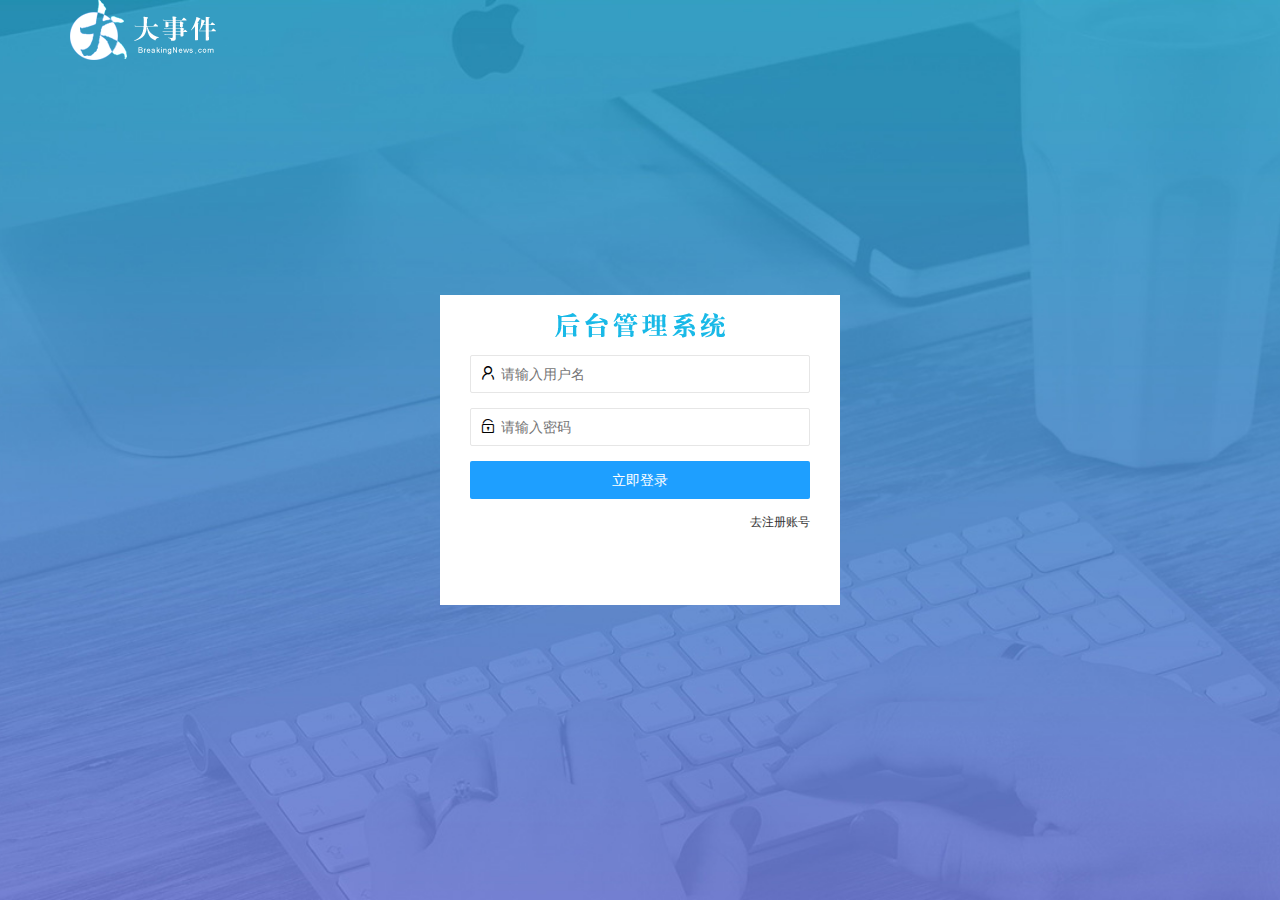
<file: login.html>
<!DOCTYPE html>
<html lang="en">
  <head>
    <meta charset="UTF-8" />
    <meta name="viewport" content="width=device-width, initial-scale=1.0" />
    <title>欢迎来到登陆页面</title>
    <!-- 导入样式表 -->
    <link rel="stylesheet" href="./assets/lib/layui/css/layui.css" />
    <link rel="stylesheet" href="./assets/css/login.css" />
  </head>
  <body>
    <!-- 头部logo 区域 -->
    <div class="layui-main">
      <img src="./assets/images/logo.png" alt="" />
    </div>

    <!-- 登录注册区域 -->
    <div class="loginAndRegBox">
      <div class="title-box"></div>
      <!-- d登录的div -->
      <div class="login-box">
                    <!--  登录的表单 -->
        <form class="layui-form" id="form_login">
            <!-- 用户名 -->
          <div class="layui-form-item">
            <i class="layui-icon layui-icon-username"></i>  
              <input
                type="text"
                name="username"
                required
                lay-verify="required"
                placeholder="请输入用户名"
                autocomplete="off"
                class="layui-input"
              />
          </div>
            <!-- 密码 -->
          <div class="layui-form-item">
            <i class="layui-icon layui-icon-password"></i>  
            <input
              type="password"
              name="password"
              required
              lay-verify="required|pwd"
              placeholder="请输入密码"
              autocomplete="off"
              class="layui-input"
            />
        </div>
        <!--  表单按钮有submit lay-submit 属性 -->
        <div class="layui-form-item">
            <button class="layui-btn layui-btn-fluid layui-btn-normal" lay-submit>立即登录</button>
        </div>
        <div class="layui-form-item links">
            <a href="javascript:;" id="link_reg">去注册账号</a>
        </div>
        </form>
        
      </div>
      <!-- 注册的div  -->
      <div class="reg-box ">
          <!-- 注册的表单 -->
          <form class="layui-form" id="form_reg">
            <!-- 用户名 -->
          <div class="layui-form-item">
            <i class="layui-icon layui-icon-username"></i>  
              <input
                type="text"
                name="username"
                required
                lay-verify="required"
                placeholder="请输入用户名"
                autocomplete="off"
                class="layui-input"
              />
          </div>
            <!-- 密码 -->
          <div class="layui-form-item">
            <i class="layui-icon layui-icon-password"></i>  
            <input
              type="password"
              name="password"
              required
              lay-verify="required|pwd"
              placeholder="请输入密码"
              autocomplete="off"
              class="layui-input"
            />
        </div>
        <div class="layui-form-item">
            <i class="layui-icon layui-icon-password"></i>  
            <input
              type="password"
              name="reuserpwd"
              required
              lay-verify="required|pwd|repwd"
              placeholder="再次确认密码"
              autocomplete="off"
              class="layui-input"
            />
        </div>
        <!-- 注册按钮 -->
        <!--  表单按钮有submit lay-submit 属性 -->
        <div class="layui-form-item">
            <button class="layui-btn layui-btn-fluid layui-btn-normal" lay-submit>注册</button>
        </div>
        <div class="layui-form-item links">
            <a href="javascript:;" id="link_login">去登录</a>
        </div>
        </form>
      </div>
    </div>
    
    <!-- 导入jQuery -->
    <script src="./assets/lib/jquery.js"></script>
    <!--  导入封装的baseapi 函数   -->
    <script src="./assets/js/baseAPI.js"></script>
    <!-- 导入layui js文件 -->
    <script src="./assets/lib/layui/layui.all.js"></script>
    <!-- 导入 -->
    <script src="./assets/js/login.js"></script>
  </body>
</html>
</file>
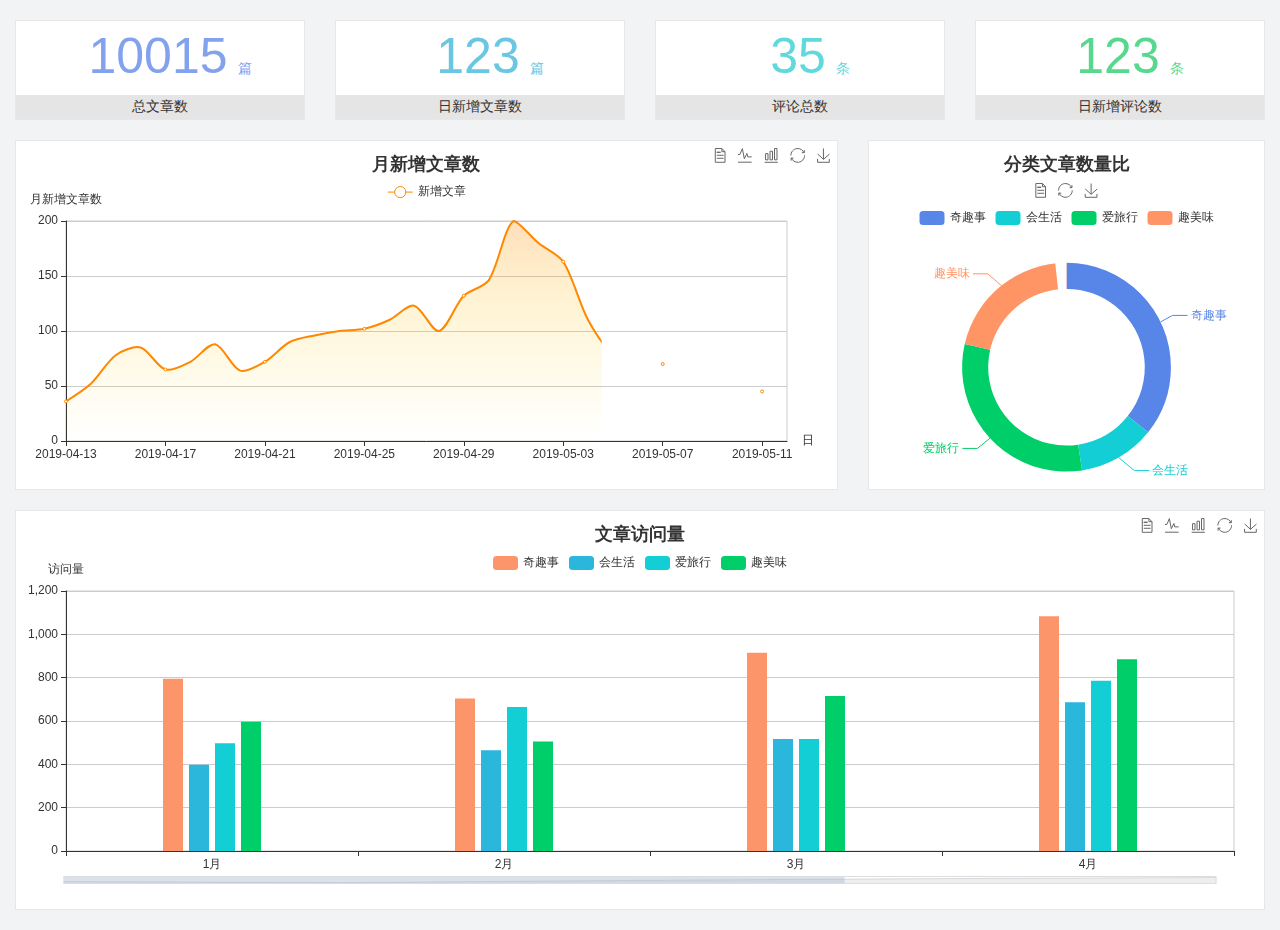
<file: home/dashboard.html>
<!DOCTYPE html>
<html lang="en">

<head>
  <meta charset="UTF-8">
  <meta name="viewport" content="width=device-width, initial-scale=1.0">
  <meta http-equiv="X-UA-Compatible" content="ie=edge">
  <title>图表统计</title>
  <link rel="stylesheet" href="../assets/lib/bootstrap.css" />
  <link rel="stylesheet" href="../assets/lib/main.css"/>
  <script src="../assets/lib/jquery.js"></script>
  <script type="text/javascript" src="../assets/lib/echarts.min.js"></script>
</head>

<body>
  <div class="container-fluid">
    <div class="row spannel_list">
      <div class="col-sm-3 col-xs-6">
        <div class="spannel">
          <em>10015</em><span>篇</span>
          <b>总文章数</b>
        </div>
      </div>
      <div class="col-sm-3 col-xs-6">
        <div class="spannel scolor01">
          <em>123</em><span>篇</span>
          <b>日新增文章数</b>
        </div>
      </div>
      <div class="col-sm-3 col-xs-6">
        <div class="spannel scolor02">
          <em>35</em><span>条</span>
          <b>评论总数</b>
        </div>
      </div>
      <div class="col-sm-3 col-xs-6">
        <div class="spannel scolor03">
          <em>123</em><span>条</span>
          <b>日新增评论数</b>
        </div>
      </div>
    </div>
  </div>

  <div class="container-fluid">
    <div class="row curve-pie">
      <div class="col-lg-8 col-md-8">
        <div class="gragh_pannel" id="curve_show"></div>
      </div>
      <div class="col-lg-4 col-md-4">
        <div class="gragh_pannel" id="pie_show"></div>
      </div>
    </div>
  </div>

  <div class="container-fluid">
    <div class="column_pannel" id="column_show"></div>
  </div>

  <script>
    var oChart = echarts.init(document.getElementById('curve_show'));
    var aList_all = [
      { 'count': 36, 'date': '2019-04-13' },
      { 'count': 52, 'date': '2019-04-14' },
      { 'count': 78, 'date': '2019-04-15' },
      { 'count': 85, 'date': '2019-04-16' },
      { 'count': 65, 'date': '2019-04-17' },
      { 'count': 72, 'date': '2019-04-18' },
      { 'count': 88, 'date': '2019-04-19' },
      { 'count': 64, 'date': '2019-04-20' },
      { 'count': 72, 'date': '2019-04-21' },
      { 'count': 90, 'date': '2019-04-22' },
      { 'count': 96, 'date': '2019-04-23' },
      { 'count': 100, 'date': '2019-04-24' },
      { 'count': 102, 'date': '2019-04-25' },
      { 'count': 110, 'date': '2019-04-26' },
      { 'count': 123, 'date': '2019-04-27' },
      { 'count': 100, 'date': '2019-04-28' },
      { 'count': 132, 'date': '2019-04-29' },
      { 'count': 146, 'date': '2019-04-30' },
      { 'count': 200, 'date': '2019-05-01' },
      { 'count': 180, 'date': '2019-05-02' },
      { 'count': 163, 'date': '2019-05-03' },
      { 'count': 110, 'date': '2019-05-04' },
      { 'count': 80, 'date': '2019-05-05' },
      { 'count': 82, 'date': '2019-05-06' },
      { 'count': 70, 'date': '2019-05-07' },
      { 'count': 65, 'date': '2019-05-08' },
      { 'count': 54, 'date': '2019-05-09' },
      { 'count': 40, 'date': '2019-05-10' },
      { 'count': 45, 'date': '2019-05-11' },
      { 'count': 38, 'date': '2019-05-12' },
    ];

    let aCount = [];
    let aDate = [];

    for (var i = 0; i < aList_all.length; i++) {
      aCount.push(aList_all[i].count);
      aDate.push(aList_all[i].date);
    }

    var chartopt = {
      title: {
        text: '月新增文章数',
        left: 'center',
        top: '10'
      },
      tooltip: {
        trigger: 'axis'
      },
      legend: {
        data: ['新增文章'],
        top: '40'
      },
      toolbox: {
        show: true,
        feature: {
          mark: { show: true },
          dataView: { show: true, readOnly: false },
          magicType: { show: true, type: ['line', 'bar'] },
          restore: { show: true },
          saveAsImage: { show: true }
        }
      },
      calculable: true,
      xAxis: [
        {
          name: '日',
          type: 'category',
          boundaryGap: false,
          data: aDate
        }
      ],
      yAxis: [
        {
          name: '月新增文章数',
          type: 'value'
        }
      ],
      series: [
        {
          name: '新增文章',
          type: 'line',
          smooth: true,
          itemStyle: { normal: { areaStyle: { type: 'default' }, color: '#f80' }, lineStyle: { color: '#f80' } },
          data: aCount
        }],
      areaStyle: {
        normal: {
          color: new echarts.graphic.LinearGradient(0, 0, 0, 1, [{
            offset: 0,
            color: 'rgba(255,136,0,0.39)'
          }, {
            offset: .34,
            color: 'rgba(255,180,0,0.25)'
          }, {
            offset: 1,
            color: 'rgba(255,222,0,0.00)'
          }])

        }
      },
      grid: {
        show: true,
        x: 50,
        x2: 50,
        y: 80,
        height: 220
      }
    };

    oChart.setOption(chartopt);


    var oPie = echarts.init(document.getElementById('pie_show'));
    var oPieopt =
    {
      title: {
        top: 10,
        text: '分类文章数量比',
        x: 'center'
      },
      tooltip: {
        trigger: 'item',
        formatter: "{a} <br/>{b} : {c} ({d}%)"
      },
      color: ['#5885e8', '#13cfd5', '#00ce68', '#ff9565'],
      legend: {
        x: 'center',
        top: 65,
        data: ['奇趣事', '会生活', '爱旅行', '趣美味']
      },
      toolbox: {
        show: true,
        x: 'center',
        top: 35,
        feature: {
          mark: { show: true },
          dataView: { show: true, readOnly: false },
          magicType: {
            show: true,
            type: ['pie', 'funnel'],
            option: {
              funnel: {
                x: '25%',
                width: '50%',
                funnelAlign: 'left',
                max: 1548
              }
            }
          },
          restore: { show: true },
          saveAsImage: { show: true }
        }
      },
      calculable: true,
      series: [
        {
          name: '访问来源',
          type: 'pie',
          radius: ['45%', '60%'],
          center: ['50%', '65%'],
          data: [
            { value: 300, name: '奇趣事' },
            { value: 100, name: '会生活' },
            { value: 260, name: '爱旅行' },
            { value: 180, name: '趣美味' }
          ]
        }
      ]
    };
    oPie.setOption(oPieopt);



    var oColumn = this.echarts.init(document.getElementById('column_show'));
    var oColumnopt =
    {
      title: {
        text: '文章访问量',
        left: 'center',
        top: '10'
      },
      tooltip: {
        trigger: 'axis'
      },
      legend: {
        data: ['奇趣事', '会生活', '爱旅行', '趣美味'],
        top: '40'
      },
      toolbox: {
        show: true,
        feature: {
          mark: { show: true },
          dataView: { show: true, readOnly: false },
          magicType: { show: true, type: ['line', 'bar'] },
          restore: { show: true },
          saveAsImage: { show: true }
        }
      },
      calculable: true,
      xAxis: [
        {
          type: 'category',
          data: ['1月', '2月', '3月', '4月', '5月']
        }
      ],
      yAxis: [
        {
          name: '访问量',
          type: 'value'
        }
      ],
      series: [
        {
          name: '奇趣事',
          type: 'bar',
          barWidth: 20,
          itemStyle: {
            normal: { areaStyle: { type: 'default' }, color: '#fd956a' }
          },
          data: [800, 708, 920, 1090, 1200]
        },
        {
          name: '会生活',
          type: 'bar',
          barWidth: 20,
          itemStyle: {
            normal: { areaStyle: { type: 'default' }, color: '#2bb6db' }
          },
          data: [400, 468, 520, 690, 800]
        },
        {
          name: '爱旅行',
          type: 'bar',
          barWidth: 20,
          itemStyle: {
            normal: { areaStyle: { type: 'default' }, color: '#13cfd5' }
          },
          data: [500, 668, 520, 790, 900]
        },
        {
          name: '趣美味',
          type: 'bar',
          barWidth: 20,
          itemStyle: {
            normal: { areaStyle: { type: 'default' }, color: '#00ce68' }
          },
          data: [600, 508, 720, 890, 1000]
        }
      ],
      grid: {
        show: true,
        x: 50,
        x2: 30,
        y: 80,
        height: 260
      },
      dataZoom: [//给x轴设置滚动条
        {
          start: 0,//默认为0
          end: 100 - 1000 / 31,//默认为100
          type: 'slider',
          show: true,
          xAxisIndex: [0],
          handleSize: 0,//滑动条的 左右2个滑动条的大小
          height: 8,//组件高度
          left: 45, //左边的距离
          right: 50,//右边的距离
          bottom: 26,//右边的距离
          handleColor: '#ddd',//h滑动图标的颜色
          handleStyle: {
            borderColor: "#cacaca",
            borderWidth: "1",
            shadowBlur: 2,
            background: "#ddd",
            shadowColor: "#ddd",
          }
        }]
    };
    oColumn.setOption(oColumnopt);
  </script>
</body>

</html>
</file>
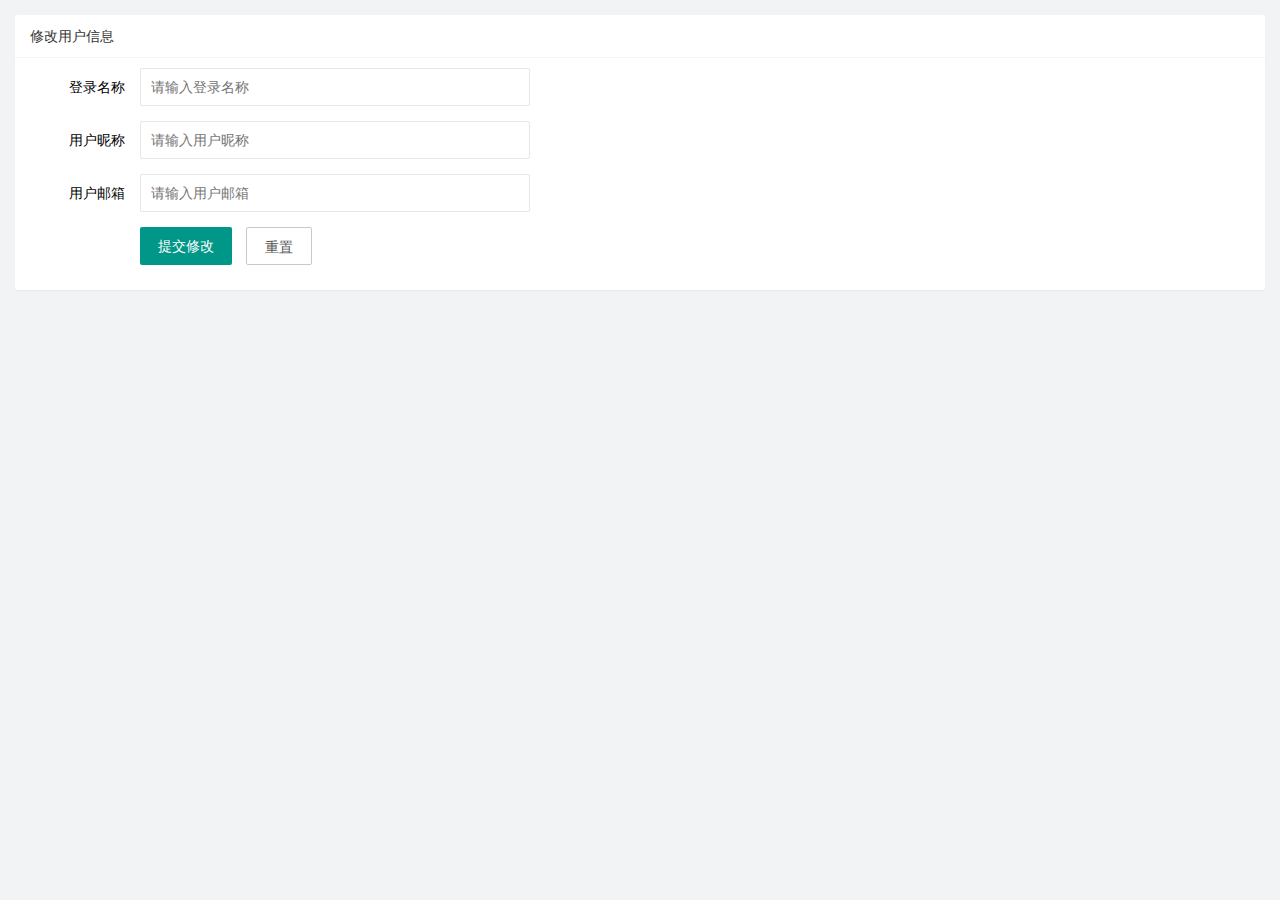
<file: user/user_info.html>
<!DOCTYPE html>
<html lang="en">
  <head>
    <meta charset="UTF-8" />
    <meta name="viewport" content="width=device-width, initial-scale=1.0" />
    <title>个人中心</title>
    <!-- 导入layui样式 及 自己的样式 -->
    <link rel="stylesheet" href="../assets/lib/layui/css/layui.css" />
    <link rel="stylesheet" href="../assets/css/user/user_info.css" />
  </head>
  <body>
    <!--  卡片区域 -->
    <div class="layui-card">
      <div class="layui-card-header">修改用户信息</div>
      <div class="layui-card-body">
        <form class="layui-form" lay-filter="formUserInfo">
          <!--  这是隐藏域 id有必要赋值吗  -->
          <input type="hidden" name="id" value="" />
          <div class="layui-form-item">
            <label class="layui-form-label">登录名称</label>
            <div class="layui-input-block">
              <input
                type="text"
                name="username"
                required
                lay-verify="required"
                placeholder="请输入登录名称"
                autocomplete="off"
                class="layui-input"
                readonly
              />
            </div>
          </div>
          <div class="layui-form-item">
            <label class="layui-form-label">用户昵称</label>
            <div class="layui-input-block">
              <input
                type="text"
                name="nickname"
                required
                lay-verify="required|nickname"
                placeholder="请输入用户昵称"
                autocomplete="off"
                class="layui-input"
              />
            </div>
          </div>
          <div class="layui-form-item">
            <label class="layui-form-label">用户邮箱</label>
            <div class="layui-input-block">
              <input
                type="text"
                name="email"
                required
                lay-verify="required|email"
                placeholder="请输入用户邮箱"
                autocomplete="off"
                class="layui-input"
              />
            </div>
          </div>
          <div class="layui-form-item">
            <div class="layui-input-block">
              <button class="layui-btn" lay-submit lay-filter="formDemo">
                提交修改
              </button>
              <button
                type="reset"
                class="layui-btn layui-btn-primary"
                id="btnReset"
              >
                重置
              </button>
            </div>
          </div>
        </form>
      </div>
    </div>
    <script src="../assets/lib/layui/layui.all.js"></script>
    <script src="../assets/lib/jquery.js"></script>
    <script src="../assets/js/baseAPI.js"></script>
    <script src="../assets/js/user/user_info.js"></script>
  </body>
</html>
</file>
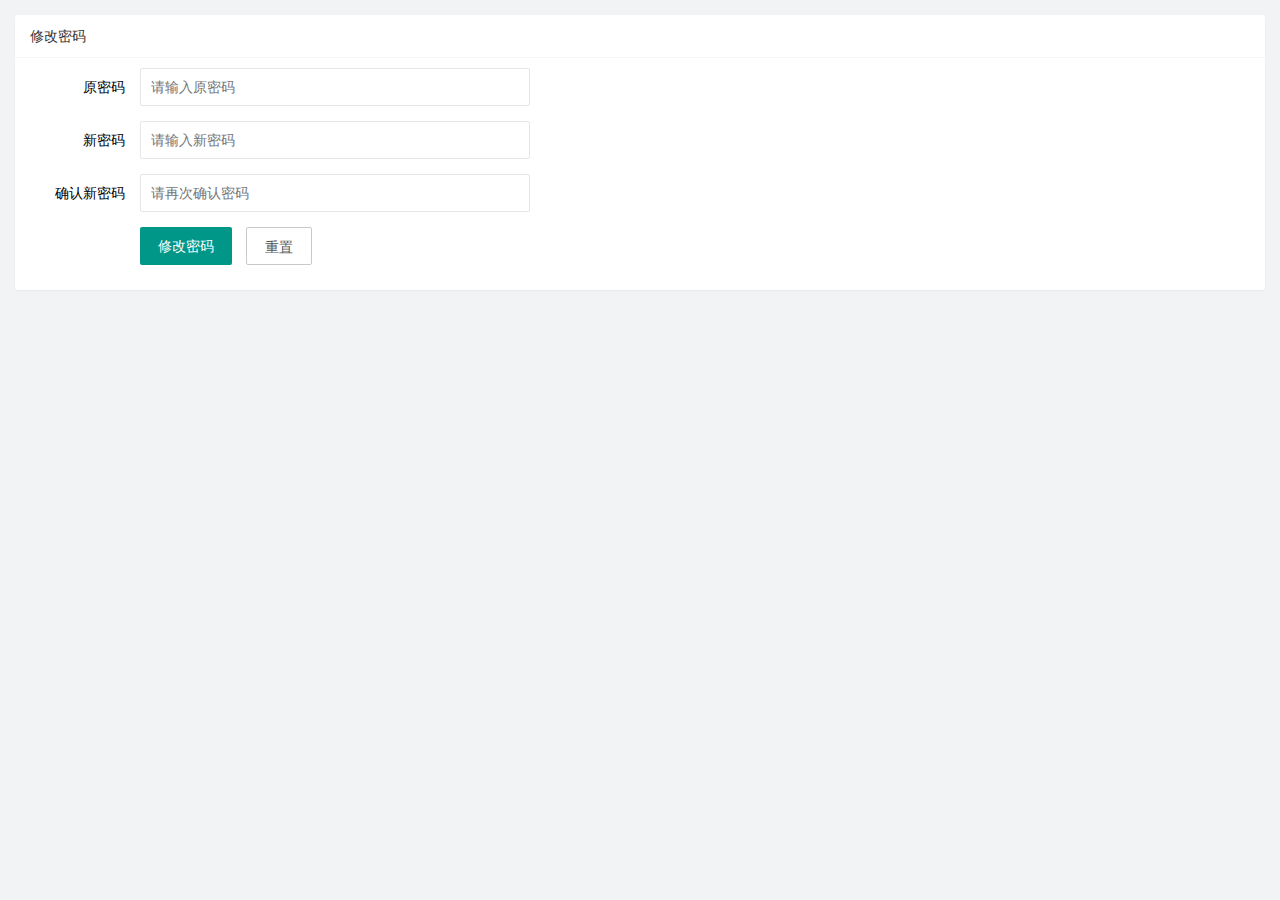
<file: user/user_pwd.html>
<!DOCTYPE html>
<html lang="en">
  <head>
    <meta charset="UTF-8" />
    <meta name="viewport" content="width=device-width, initial-scale=1.0" />
    <title>修改密码</title>
    <link rel="stylesheet" href="../assets/lib/layui/css/layui.css" />
    <link rel="stylesheet" href="../assets/css/user/user_pwd.css" />
  </head>
  <body>
    <div class="layui-card">
      <div class="layui-card-header">修改密码</div>
      <div class="layui-card-body">
        <form class="layui-form">
          <div class="layui-form-item">
            <label class="layui-form-label">原密码</label>
            <div class="layui-input-block">
              <input
                type="password"
                name="oldPwd"
                required
                lay-verify="required|pwd"
                placeholder="请输入原密码"
                autocomplete="off"
                class="layui-input"
              />
            </div>
          </div>
          <div class="layui-form-item">
            <label class="layui-form-label">新密码</label>
            <div class="layui-input-block">
              <input
                type="password"
                name="newPwd"
                required
                lay-verify="required|pwd|samePwd"
                placeholder="请输入新密码"
                autocomplete="off"
                class="layui-input"
              />
            </div>
          </div>
          <div class="layui-form-item">
            <label class="layui-form-label">确认新密码</label>
            <div class="layui-input-block">
              <input type="password" name="rePwd"" required
              lay-verify="required|pwd|rePwd" placeholder="请再次确认密码"
              autocomplete="off" class="layui-input">
            </div>
          </div>
          <div class="layui-form-item">
            <div class="layui-input-block">
              <button class="layui-btn" lay-submit lay-filter="formDemo">
                修改密码
              </button>
              <button
                type="reset"
                class="layui-btn layui-btn-primary"
                id="btnReset"
              >
                重置
              </button>
            </div>
          </div>
        </form>
      </div>
    </div>

    <script src="../assets/lib/layui/layui.all.js"></script>
    <script src="../assets/lib/jquery.js"></script>
    <script src="../assets/js/baseAPI.js"></script>
    <script src="../assets/js/user/user_pwd.js"></script>
  </body>
</html>
</file>
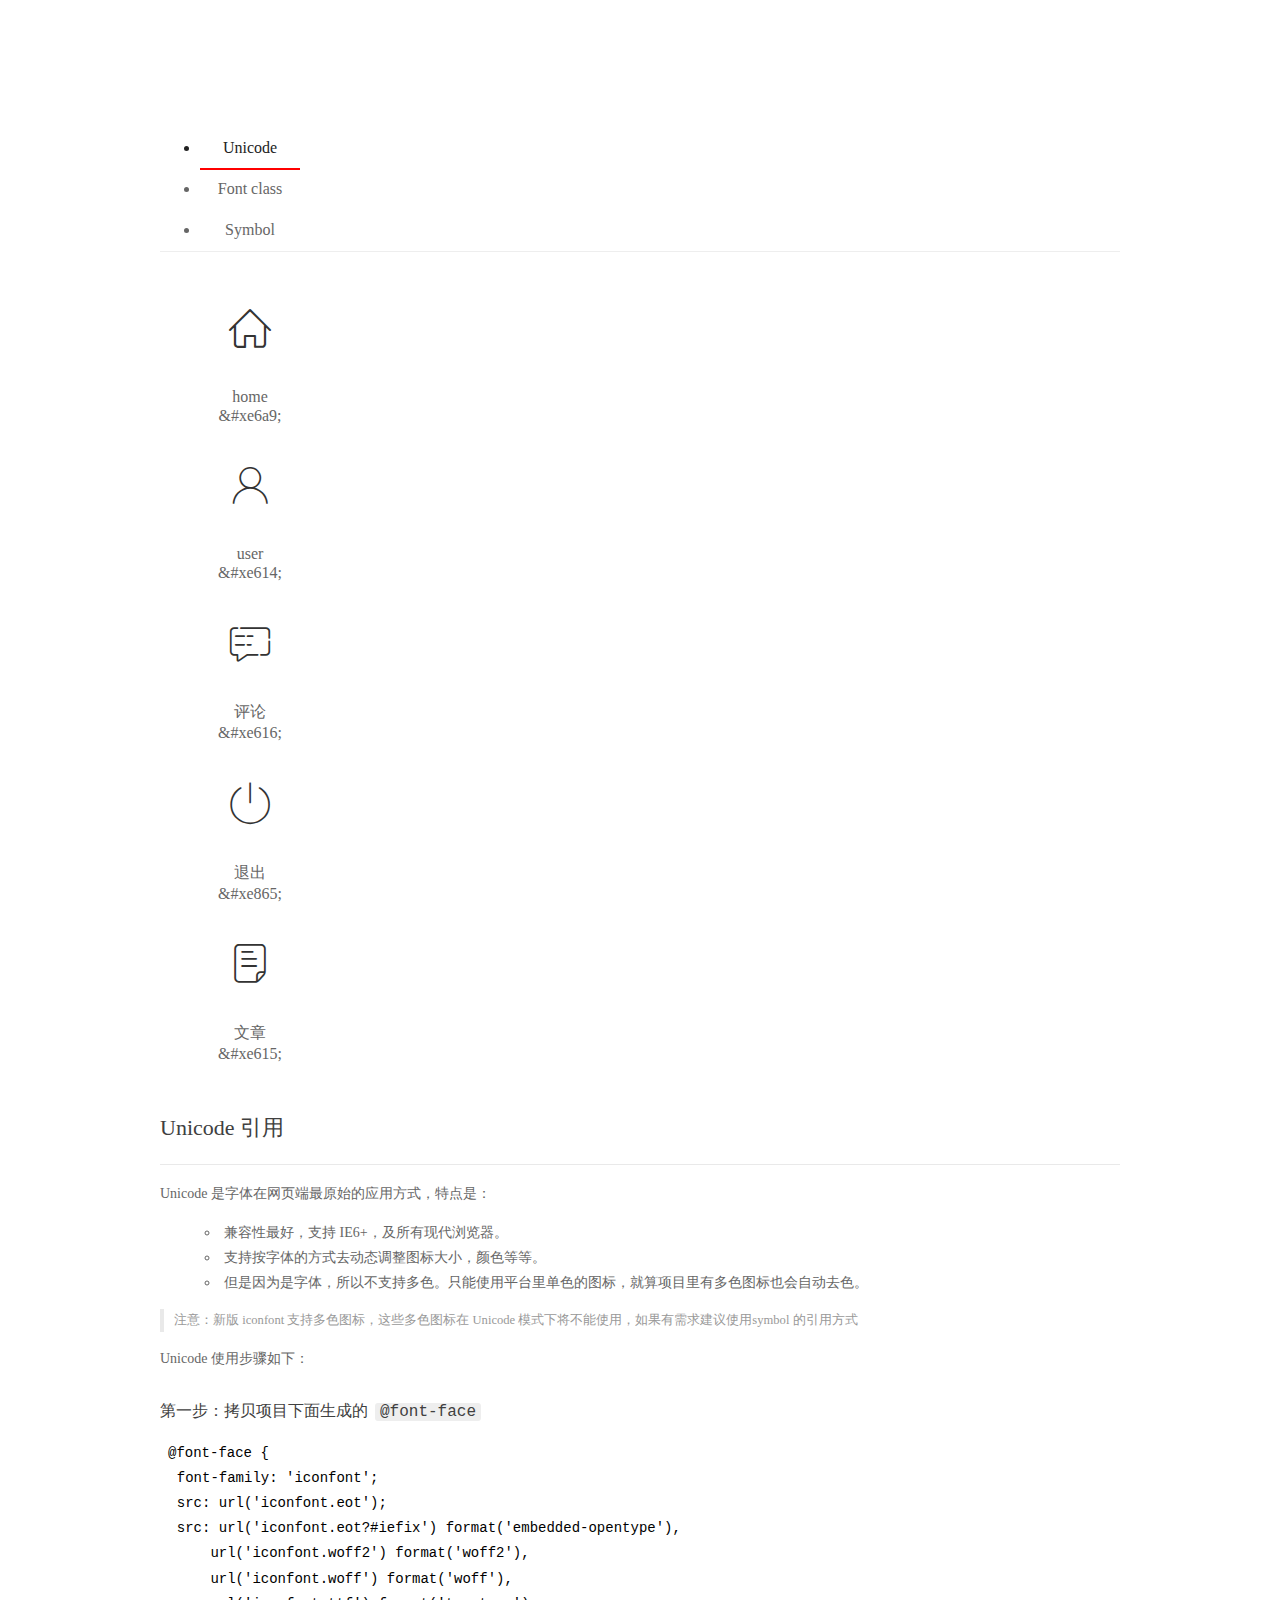
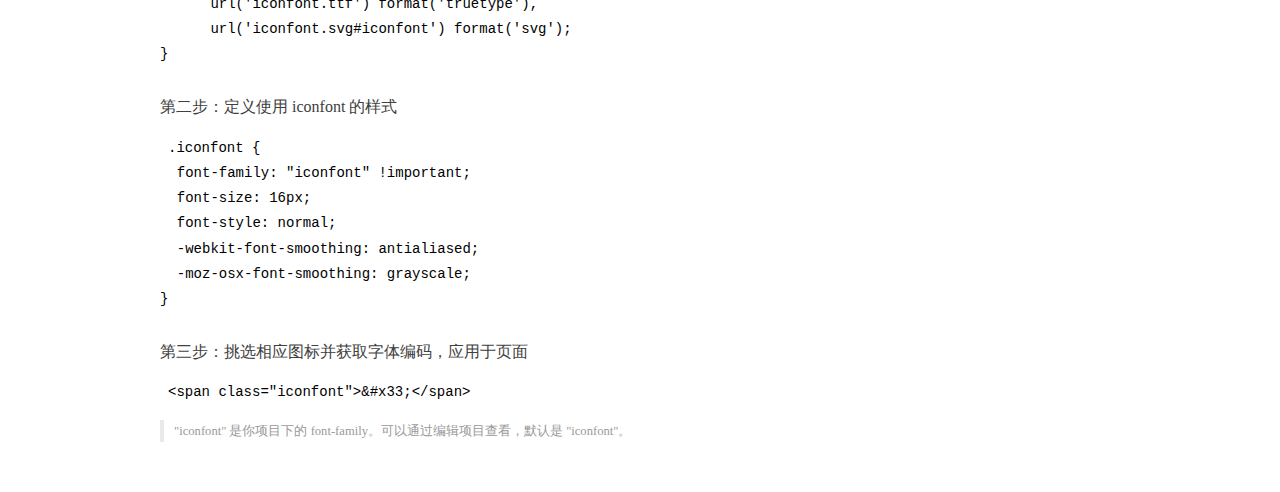
<file: assets/fonts/demo_index.html>
<!DOCTYPE html>
<html>
<head>
  <meta charset="utf-8"/>
  <title>IconFont Demo</title>
  <link rel="shortcut icon" href="https://gtms04.alicdn.com/tps/i4/TB1_oz6GVXXXXaFXpXXJDFnIXXX-64-64.ico" type="image/x-icon"/>
  <link rel="stylesheet" href="https://g.alicdn.com/thx/cube/1.3.2/cube.min.css">
  <link rel="stylesheet" href="demo.css">
  <link rel="stylesheet" href="iconfont.css">
  <script src="iconfont.js"></script>
  <!-- jQuery -->
  <script src="https://a1.alicdn.com/oss/uploads/2018/12/26/7bfddb60-08e8-11e9-9b04-53e73bb6408b.js"></script>
  <!-- 代码高亮 -->
  <script src="https://a1.alicdn.com/oss/uploads/2018/12/26/a3f714d0-08e6-11e9-8a15-ebf944d7534c.js"></script>
</head>
<body>
  <div class="main">
    <h1 class="logo"><a href="https://www.iconfont.cn/" title="iconfont 首页" target="_blank">&#xe86b;</a></h1>
    <div class="nav-tabs">
      <ul id="tabs" class="dib-box">
        <li class="dib active"><span>Unicode</span></li>
        <li class="dib"><span>Font class</span></li>
        <li class="dib"><span>Symbol</span></li>
      </ul>
      
    </div>
    <div class="tab-container">
      <div class="content unicode" style="display: block;">
          <ul class="icon_lists dib-box">
          
            <li class="dib">
              <span class="icon iconfont">&#xe6a9;</span>
                <div class="name">home</div>
                <div class="code-name">&amp;#xe6a9;</div>
              </li>
          
            <li class="dib">
              <span class="icon iconfont">&#xe614;</span>
                <div class="name">user</div>
                <div class="code-name">&amp;#xe614;</div>
              </li>
          
            <li class="dib">
              <span class="icon iconfont">&#xe616;</span>
                <div class="name">评论</div>
                <div class="code-name">&amp;#xe616;</div>
              </li>
          
            <li class="dib">
              <span class="icon iconfont">&#xe865;</span>
                <div class="name">退出</div>
                <div class="code-name">&amp;#xe865;</div>
              </li>
          
            <li class="dib">
              <span class="icon iconfont">&#xe615;</span>
                <div class="name">文章</div>
                <div class="code-name">&amp;#xe615;</div>
              </li>
          
          </ul>
          <div class="article markdown">
          <h2 id="unicode-">Unicode 引用</h2>
          <hr>

          <p>Unicode 是字体在网页端最原始的应用方式，特点是：</p>
          <ul>
            <li>兼容性最好，支持 IE6+，及所有现代浏览器。</li>
            <li>支持按字体的方式去动态调整图标大小，颜色等等。</li>
            <li>但是因为是字体，所以不支持多色。只能使用平台里单色的图标，就算项目里有多色图标也会自动去色。</li>
          </ul>
          <blockquote>
            <p>注意：新版 iconfont 支持多色图标，这些多色图标在 Unicode 模式下将不能使用，如果有需求建议使用symbol 的引用方式</p>
          </blockquote>
          <p>Unicode 使用步骤如下：</p>
          <h3 id="-font-face">第一步：拷贝项目下面生成的 <code>@font-face</code></h3>
<pre><code class="language-css"
>@font-face {
  font-family: 'iconfont';
  src: url('iconfont.eot');
  src: url('iconfont.eot?#iefix') format('embedded-opentype'),
      url('iconfont.woff2') format('woff2'),
      url('iconfont.woff') format('woff'),
      url('iconfont.ttf') format('truetype'),
      url('iconfont.svg#iconfont') format('svg');
}
</code></pre>
          <h3 id="-iconfont-">第二步：定义使用 iconfont 的样式</h3>
<pre><code class="language-css"
>.iconfont {
  font-family: "iconfont" !important;
  font-size: 16px;
  font-style: normal;
  -webkit-font-smoothing: antialiased;
  -moz-osx-font-smoothing: grayscale;
}
</code></pre>
          <h3 id="-">第三步：挑选相应图标并获取字体编码，应用于页面</h3>
<pre>
<code class="language-html"
>&lt;span class="iconfont"&gt;&amp;#x33;&lt;/span&gt;
</code></pre>
          <blockquote>
            <p>"iconfont" 是你项目下的 font-family。可以通过编辑项目查看，默认是 "iconfont"。</p>
          </blockquote>
          </div>
      </div>
      <div class="content font-class">
        <ul class="icon_lists dib-box">
          
          <li class="dib">
            <span class="icon iconfont icon-home"></span>
            <div class="name">
              home
            </div>
            <div class="code-name">.icon-home
            </div>
          </li>
          
          <li class="dib">
            <span class="icon iconfont icon-user"></span>
            <div class="name">
              user
            </div>
            <div class="code-name">.icon-user
            </div>
          </li>
          
          <li class="dib">
            <span class="icon iconfont icon-pinglun"></span>
            <div class="name">
              评论
            </div>
            <div class="code-name">.icon-pinglun
            </div>
          </li>
          
          <li class="dib">
            <span class="icon iconfont icon-tuichu"></span>
            <div class="name">
              退出
            </div>
            <div class="code-name">.icon-tuichu
            </div>
          </li>
          
          <li class="dib">
            <span class="icon iconfont icon-16"></span>
            <div class="name">
              文章
            </div>
            <div class="code-name">.icon-16
            </div>
          </li>
          
        </ul>
        <div class="article markdown">
        <h2 id="font-class-">font-class 引用</h2>
        <hr>

        <p>font-class 是 Unicode 使用方式的一种变种，主要是解决 Unicode 书写不直观，语意不明确的问题。</p>
        <p>与 Unicode 使用方式相比，具有如下特点：</p>
        <ul>
          <li>兼容性良好，支持 IE8+，及所有现代浏览器。</li>
          <li>相比于 Unicode 语意明确，书写更直观。可以很容易分辨这个 icon 是什么。</li>
          <li>因为使用 class 来定义图标，所以当要替换图标时，只需要修改 class 里面的 Unicode 引用。</li>
          <li>不过因为本质上还是使用的字体，所以多色图标还是不支持的。</li>
        </ul>
        <p>使用步骤如下：</p>
        <h3 id="-fontclass-">第一步：引入项目下面生成的 fontclass 代码：</h3>
<pre><code class="language-html">&lt;link rel="stylesheet" href="./iconfont.css"&gt;
</code></pre>
        <h3 id="-">第二步：挑选相应图标并获取类名，应用于页面：</h3>
<pre><code class="language-html">&lt;span class="iconfont icon-xxx"&gt;&lt;/span&gt;
</code></pre>
        <blockquote>
          <p>"
            iconfont" 是你项目下的 font-family。可以通过编辑项目查看，默认是 "iconfont"。</p>
        </blockquote>
      </div>
      </div>
      <div class="content symbol">
          <ul class="icon_lists dib-box">
          
            <li class="dib">
                <svg class="icon svg-icon" aria-hidden="true">
                  <use xlink:href="#icon-home"></use>
                </svg>
                <div class="name">home</div>
                <div class="code-name">#icon-home</div>
            </li>
          
            <li class="dib">
                <svg class="icon svg-icon" aria-hidden="true">
                  <use xlink:href="#icon-user"></use>
                </svg>
                <div class="name">user</div>
                <div class="code-name">#icon-user</div>
            </li>
          
            <li class="dib">
                <svg class="icon svg-icon" aria-hidden="true">
                  <use xlink:href="#icon-pinglun"></use>
                </svg>
                <div class="name">评论</div>
                <div class="code-name">#icon-pinglun</div>
            </li>
          
            <li class="dib">
                <svg class="icon svg-icon" aria-hidden="true">
                  <use xlink:href="#icon-tuichu"></use>
                </svg>
                <div class="name">退出</div>
                <div class="code-name">#icon-tuichu</div>
            </li>
          
            <li class="dib">
                <svg class="icon svg-icon" aria-hidden="true">
                  <use xlink:href="#icon-16"></use>
                </svg>
                <div class="name">文章</div>
                <div class="code-name">#icon-16</div>
            </li>
          
          </ul>
          <div class="article markdown">
          <h2 id="symbol-">Symbol 引用</h2>
          <hr>

          <p>这是一种全新的使用方式，应该说这才是未来的主流，也是平台目前推荐的用法。相关介绍可以参考这篇<a href="">文章</a>
            这种用法其实是做了一个 SVG 的集合，与另外两种相比具有如下特点：</p>
          <ul>
            <li>支持多色图标了，不再受单色限制。</li>
            <li>通过一些技巧，支持像字体那样，通过 <code>font-size</code>, <code>color</code> 来调整样式。</li>
            <li>兼容性较差，支持 IE9+，及现代浏览器。</li>
            <li>浏览器渲染 SVG 的性能一般，还不如 png。</li>
          </ul>
          <p>使用步骤如下：</p>
          <h3 id="-symbol-">第一步：引入项目下面生成的 symbol 代码：</h3>
<pre><code class="language-html">&lt;script src="./iconfont.js"&gt;&lt;/script&gt;
</code></pre>
          <h3 id="-css-">第二步：加入通用 CSS 代码（引入一次就行）：</h3>
<pre><code class="language-html">&lt;style&gt;
.icon {
  width: 1em;
  height: 1em;
  vertical-align: -0.15em;
  fill: currentColor;
  overflow: hidden;
}
&lt;/style&gt;
</code></pre>
          <h3 id="-">第三步：挑选相应图标并获取类名，应用于页面：</h3>
<pre><code class="language-html">&lt;svg class="icon" aria-hidden="true"&gt;
  &lt;use xlink:href="#icon-xxx"&gt;&lt;/use&gt;
&lt;/svg&gt;
</code></pre>
          </div>
      </div>

    </div>
  </div>
  <script>
  $(document).ready(function () {
      $('.tab-container .content:first').show()

      $('#tabs li').click(function (e) {
        var tabContent = $('.tab-container .content')
        var index = $(this).index()

        if ($(this).hasClass('active')) {
          return
        } else {
          $('#tabs li').removeClass('active')
          $(this).addClass('active')

          tabContent.hide().eq(index).fadeIn()
        }
      })
    })
  </script>
</body>
</html>
</file>
<file: assets/lib/layui/css/layui.css>
/** layui-v2.5.5 MIT License By https://www.layui.com */
 .layui-inline,img{display:inline-block;vertical-align:middle}h1,h2,h3,h4,h5,h6{font-weight:400}.layui-edge,.layui-header,.layui-inline,.layui-main{position:relative}.layui-body,.layui-edge,.layui-elip{overflow:hidden}.layui-btn,.layui-edge,.layui-inline,img{vertical-align:middle}.layui-btn,.layui-disabled,.layui-icon,.layui-unselect{-moz-user-select:none;-webkit-user-select:none;-ms-user-select:none}.layui-elip,.layui-form-checkbox span,.layui-form-pane .layui-form-label{text-overflow:ellipsis;white-space:nowrap}.layui-breadcrumb,.layui-tree-btnGroup{visibility:hidden}blockquote,body,button,dd,div,dl,dt,form,h1,h2,h3,h4,h5,h6,input,li,ol,p,pre,td,textarea,th,ul{margin:0;padding:0;-webkit-tap-highlight-color:rgba(0,0,0,0)}a:active,a:hover{outline:0}img{border:none}li{list-style:none}table{border-collapse:collapse;border-spacing:0}h4,h5,h6{font-size:100%}button,input,optgroup,option,select,textarea{font-family:inherit;font-size:inherit;font-style:inherit;font-weight:inherit;outline:0}pre{white-space:pre-wrap;white-space:-moz-pre-wrap;white-space:-pre-wrap;white-space:-o-pre-wrap;word-wrap:break-word}body{line-height:24px;font:14px Helvetica Neue,Helvetica,PingFang SC,Tahoma,Arial,sans-serif}hr{height:1px;margin:10px 0;border:0;clear:both}a{color:#333;text-decoration:none}a:hover{color:#777}a cite{font-style:normal;*cursor:pointer}.layui-border-box,.layui-border-box *{box-sizing:border-box}.layui-box,.layui-box *{box-sizing:content-box}.layui-clear{clear:both;*zoom:1}.layui-clear:after{content:'\20';clear:both;*zoom:1;display:block;height:0}.layui-inline{*display:inline;*zoom:1}.layui-edge{display:inline-block;width:0;height:0;border-width:6px;border-style:dashed;border-color:transparent}.layui-edge-top{top:-4px;border-bottom-color:#999;border-bottom-style:solid}.layui-edge-right{border-left-color:#999;border-left-style:solid}.layui-edge-bottom{top:2px;border-top-color:#999;border-top-style:solid}.layui-edge-left{border-right-color:#999;border-right-style:solid}.layui-disabled,.layui-disabled:hover{color:#d2d2d2!important;cursor:not-allowed!important}.layui-circle{border-radius:100%}.layui-show{display:block!important}.layui-hide{display:none!important}@font-face{font-family:layui-icon;src:url(../font/iconfont.eot?v=250);src:url(../font/iconfont.eot?v=250#iefix) format('embedded-opentype'),url(../font/iconfont.woff2?v=250) format('woff2'),url(../font/iconfont.woff?v=250) format('woff'),url(../font/iconfont.ttf?v=250) format('truetype'),url(../font/iconfont.svg?v=250#layui-icon) format('svg')}.layui-icon{font-family:layui-icon!important;font-size:16px;font-style:normal;-webkit-font-smoothing:antialiased;-moz-osx-font-smoothing:grayscale}.layui-icon-reply-fill:before{content:"\e611"}.layui-icon-set-fill:before{content:"\e614"}.layui-icon-menu-fill:before{content:"\e60f"}.layui-icon-search:before{content:"\e615"}.layui-icon-share:before{content:"\e641"}.layui-icon-set-sm:before{content:"\e620"}.layui-icon-engine:before{content:"\e628"}.layui-icon-close:before{content:"\1006"}.layui-icon-close-fill:before{content:"\1007"}.layui-icon-chart-screen:before{content:"\e629"}.layui-icon-star:before{content:"\e600"}.layui-icon-circle-dot:before{content:"\e617"}.layui-icon-chat:before{content:"\e606"}.layui-icon-release:before{content:"\e609"}.layui-icon-list:before{content:"\e60a"}.layui-icon-chart:before{content:"\e62c"}.layui-icon-ok-circle:before{content:"\1005"}.layui-icon-layim-theme:before{content:"\e61b"}.layui-icon-table:before{content:"\e62d"}.layui-icon-right:before{content:"\e602"}.layui-icon-left:before{content:"\e603"}.layui-icon-cart-simple:before{content:"\e698"}.layui-icon-face-cry:before{content:"\e69c"}.layui-icon-face-smile:before{content:"\e6af"}.layui-icon-survey:before{content:"\e6b2"}.layui-icon-tree:before{content:"\e62e"}.layui-icon-upload-circle:before{content:"\e62f"}.layui-icon-add-circle:before{content:"\e61f"}.layui-icon-download-circle:before{content:"\e601"}.layui-icon-templeate-1:before{content:"\e630"}.layui-icon-util:before{content:"\e631"}.layui-icon-face-surprised:before{content:"\e664"}.layui-icon-edit:before{content:"\e642"}.layui-icon-speaker:before{content:"\e645"}.layui-icon-down:before{content:"\e61a"}.layui-icon-file:before{content:"\e621"}.layui-icon-layouts:before{content:"\e632"}.layui-icon-rate-half:before{content:"\e6c9"}.layui-icon-add-circle-fine:before{content:"\e608"}.layui-icon-prev-circle:before{content:"\e633"}.layui-icon-read:before{content:"\e705"}.layui-icon-404:before{content:"\e61c"}.layui-icon-carousel:before{content:"\e634"}.layui-icon-help:before{content:"\e607"}.layui-icon-code-circle:before{content:"\e635"}.layui-icon-water:before{content:"\e636"}.layui-icon-username:before{content:"\e66f"}.layui-icon-find-fill:before{content:"\e670"}.layui-icon-about:before{content:"\e60b"}.layui-icon-location:before{content:"\e715"}.layui-icon-up:before{content:"\e619"}.layui-icon-pause:before{content:"\e651"}.layui-icon-date:before{content:"\e637"}.layui-icon-layim-uploadfile:before{content:"\e61d"}.layui-icon-delete:before{content:"\e640"}.layui-icon-play:before{content:"\e652"}.layui-icon-top:before{content:"\e604"}.layui-icon-friends:before{content:"\e612"}.layui-icon-refresh-3:before{content:"\e9aa"}.layui-icon-ok:before{content:"\e605"}.layui-icon-layer:before{content:"\e638"}.layui-icon-face-smile-fine:before{content:"\e60c"}.layui-icon-dollar:before{content:"\e659"}.layui-icon-group:before{content:"\e613"}.layui-icon-layim-download:before{content:"\e61e"}.layui-icon-picture-fine:before{content:"\e60d"}.layui-icon-link:before{content:"\e64c"}.layui-icon-diamond:before{content:"\e735"}.layui-icon-log:before{content:"\e60e"}.layui-icon-rate-solid:before{content:"\e67a"}.layui-icon-fonts-del:before{content:"\e64f"}.layui-icon-unlink:before{content:"\e64d"}.layui-icon-fonts-clear:before{content:"\e639"}.layui-icon-triangle-r:before{content:"\e623"}.layui-icon-circle:before{content:"\e63f"}.layui-icon-radio:before{content:"\e643"}.layui-icon-align-center:before{content:"\e647"}.layui-icon-align-right:before{content:"\e648"}.layui-icon-align-left:before{content:"\e649"}.layui-icon-loading-1:before{content:"\e63e"}.layui-icon-return:before{content:"\e65c"}.layui-icon-fonts-strong:before{content:"\e62b"}.layui-icon-upload:before{content:"\e67c"}.layui-icon-dialogue:before{content:"\e63a"}.layui-icon-video:before{content:"\e6ed"}.layui-icon-headset:before{content:"\e6fc"}.layui-icon-cellphone-fine:before{content:"\e63b"}.layui-icon-add-1:before{content:"\e654"}.layui-icon-face-smile-b:before{content:"\e650"}.layui-icon-fonts-html:before{content:"\e64b"}.layui-icon-form:before{content:"\e63c"}.layui-icon-cart:before{content:"\e657"}.layui-icon-camera-fill:before{content:"\e65d"}.layui-icon-tabs:before{content:"\e62a"}.layui-icon-fonts-code:before{content:"\e64e"}.layui-icon-fire:before{content:"\e756"}.layui-icon-set:before{content:"\e716"}.layui-icon-fonts-u:before{content:"\e646"}.layui-icon-triangle-d:before{content:"\e625"}.layui-icon-tips:before{content:"\e702"}.layui-icon-picture:before{content:"\e64a"}.layui-icon-more-vertical:before{content:"\e671"}.layui-icon-flag:before{content:"\e66c"}.layui-icon-loading:before{content:"\e63d"}.layui-icon-fonts-i:before{content:"\e644"}.layui-icon-refresh-1:before{content:"\e666"}.layui-icon-rmb:before{content:"\e65e"}.layui-icon-home:before{content:"\e68e"}.layui-icon-user:before{content:"\e770"}.layui-icon-notice:before{content:"\e667"}.layui-icon-login-weibo:before{content:"\e675"}.layui-icon-voice:before{content:"\e688"}.layui-icon-upload-drag:before{content:"\e681"}.layui-icon-login-qq:before{content:"\e676"}.layui-icon-snowflake:before{content:"\e6b1"}.layui-icon-file-b:before{content:"\e655"}.layui-icon-template:before{content:"\e663"}.layui-icon-auz:before{content:"\e672"}.layui-icon-console:before{content:"\e665"}.layui-icon-app:before{content:"\e653"}.layui-icon-prev:before{content:"\e65a"}.layui-icon-website:before{content:"\e7ae"}.layui-icon-next:before{content:"\e65b"}.layui-icon-component:before{content:"\e857"}.layui-icon-more:before{content:"\e65f"}.layui-icon-login-wechat:before{content:"\e677"}.layui-icon-shrink-right:before{content:"\e668"}.layui-icon-spread-left:before{content:"\e66b"}.layui-icon-camera:before{content:"\e660"}.layui-icon-note:before{content:"\e66e"}.layui-icon-refresh:before{content:"\e669"}.layui-icon-female:before{content:"\e661"}.layui-icon-male:before{content:"\e662"}.layui-icon-password:before{content:"\e673"}.layui-icon-senior:before{content:"\e674"}.layui-icon-theme:before{content:"\e66a"}.layui-icon-tread:before{content:"\e6c5"}.layui-icon-praise:before{content:"\e6c6"}.layui-icon-star-fill:before{content:"\e658"}.layui-icon-rate:before{content:"\e67b"}.layui-icon-template-1:before{content:"\e656"}.layui-icon-vercode:before{content:"\e679"}.layui-icon-cellphone:before{content:"\e678"}.layui-icon-screen-full:before{content:"\e622"}.layui-icon-screen-restore:before{content:"\e758"}.layui-icon-cols:before{content:"\e610"}.layui-icon-export:before{content:"\e67d"}.layui-icon-print:before{content:"\e66d"}.layui-icon-slider:before{content:"\e714"}.layui-icon-addition:before{content:"\e624"}.layui-icon-subtraction:before{content:"\e67e"}.layui-icon-service:before{content:"\e626"}.layui-icon-transfer:before{content:"\e691"}.layui-main{width:1140px;margin:0 auto}.layui-header{z-index:1000;height:60px}.layui-header a:hover{transition:all .5s;-webkit-transition:all .5s}.layui-side{position:fixed;left:0;top:0;bottom:0;z-index:999;width:200px;overflow-x:hidden}.layui-side-scroll{position:relative;width:220px;height:100%;overflow-x:hidden}.layui-body{position:absolute;left:200px;right:0;top:0;bottom:0;z-index:998;width:auto;overflow-y:auto;box-sizing:border-box}.layui-layout-body{overflow:hidden}.layui-layout-admin .layui-header{background-color:#23262E}.layui-layout-admin .layui-side{top:60px;width:200px;overflow-x:hidden}.layui-layout-admin .layui-body{position:fixed;top:60px;bottom:44px}.layui-layout-admin .layui-main{width:auto;margin:0 15px}.layui-layout-admin .layui-footer{position:fixed;left:200px;right:0;bottom:0;height:44px;line-height:44px;padding:0 15px;background-color:#eee}.layui-layout-admin .layui-logo{position:absolute;left:0;top:0;width:200px;height:100%;line-height:60px;text-align:center;color:#009688;font-size:16px}.layui-layout-admin .layui-header .layui-nav{background:0 0}.layui-layout-left{position:absolute!important;left:200px;top:0}.layui-layout-right{position:absolute!important;right:0;top:0}.layui-container{position:relative;margin:0 auto;padding:0 15px;box-sizing:border-box}.layui-fluid{position:relative;margin:0 auto;padding:0 15px}.layui-row:after,.layui-row:before{content:'';display:block;clear:both}.layui-col-lg1,.layui-col-lg10,.layui-col-lg11,.layui-col-lg12,.layui-col-lg2,.layui-col-lg3,.layui-col-lg4,.layui-col-lg5,.layui-col-lg6,.layui-col-lg7,.layui-col-lg8,.layui-col-lg9,.layui-col-md1,.layui-col-md10,.layui-col-md11,.layui-col-md12,.layui-col-md2,.layui-col-md3,.layui-col-md4,.layui-col-md5,.layui-col-md6,.layui-col-md7,.layui-col-md8,.layui-col-md9,.layui-col-sm1,.layui-col-sm10,.layui-col-sm11,.layui-col-sm12,.layui-col-sm2,.layui-col-sm3,.layui-col-sm4,.layui-col-sm5,.layui-col-sm6,.layui-col-sm7,.layui-col-sm8,.layui-col-sm9,.layui-col-xs1,.layui-col-xs10,.layui-col-xs11,.layui-col-xs12,.layui-col-xs2,.layui-col-xs3,.layui-col-xs4,.layui-col-xs5,.layui-col-xs6,.layui-col-xs7,.layui-col-xs8,.layui-col-xs9{position:relative;display:block;box-sizing:border-box}.layui-col-xs1,.layui-col-xs10,.layui-col-xs11,.layui-col-xs12,.layui-col-xs2,.layui-col-xs3,.layui-col-xs4,.layui-col-xs5,.layui-col-xs6,.layui-col-xs7,.layui-col-xs8,.layui-col-xs9{float:left}.layui-col-xs1{width:8.33333333%}.layui-col-xs2{width:16.66666667%}.layui-col-xs3{width:25%}.layui-col-xs4{width:33.33333333%}.layui-col-xs5{width:41.66666667%}.layui-col-xs6{width:50%}.layui-col-xs7{width:58.33333333%}.layui-col-xs8{width:66.66666667%}.layui-col-xs9{width:75%}.layui-col-xs10{width:83.33333333%}.layui-col-xs11{width:91.66666667%}.layui-col-xs12{width:100%}.layui-col-xs-offset1{margin-left:8.33333333%}.layui-col-xs-offset2{margin-left:16.66666667%}.layui-col-xs-offset3{margin-left:25%}.layui-col-xs-offset4{margin-left:33.33333333%}.layui-col-xs-offset5{margin-left:41.66666667%}.layui-col-xs-offset6{margin-left:50%}.layui-col-xs-offset7{margin-left:58.33333333%}.layui-col-xs-offset8{margin-left:66.66666667%}.layui-col-xs-offset9{margin-left:75%}.layui-col-xs-offset10{margin-left:83.33333333%}.layui-col-xs-offset11{margin-left:91.66666667%}.layui-col-xs-offset12{margin-left:100%}@media screen and (max-width:768px){.layui-hide-xs{display:none!important}.layui-show-xs-block{display:block!important}.layui-show-xs-inline{display:inline!important}.layui-show-xs-inline-block{display:inline-block!important}}@media screen and (min-width:768px){.layui-container{width:750px}.layui-hide-sm{display:none!important}.layui-show-sm-block{display:block!important}.layui-show-sm-inline{display:inline!important}.layui-show-sm-inline-block{display:inline-block!important}.layui-col-sm1,.layui-col-sm10,.layui-col-sm11,.layui-col-sm12,.layui-col-sm2,.layui-col-sm3,.layui-col-sm4,.layui-col-sm5,.layui-col-sm6,.layui-col-sm7,.layui-col-sm8,.layui-col-sm9{float:left}.layui-col-sm1{width:8.33333333%}.layui-col-sm2{width:16.66666667%}.layui-col-sm3{width:25%}.layui-col-sm4{width:33.33333333%}.layui-col-sm5{width:41.66666667%}.layui-col-sm6{width:50%}.layui-col-sm7{width:58.33333333%}.layui-col-sm8{width:66.66666667%}.layui-col-sm9{width:75%}.layui-col-sm10{width:83.33333333%}.layui-col-sm11{width:91.66666667%}.layui-col-sm12{width:100%}.layui-col-sm-offset1{margin-left:8.33333333%}.layui-col-sm-offset2{margin-left:16.66666667%}.layui-col-sm-offset3{margin-left:25%}.layui-col-sm-offset4{margin-left:33.33333333%}.layui-col-sm-offset5{margin-left:41.66666667%}.layui-col-sm-offset6{margin-left:50%}.layui-col-sm-offset7{margin-left:58.33333333%}.layui-col-sm-offset8{margin-left:66.66666667%}.layui-col-sm-offset9{margin-left:75%}.layui-col-sm-offset10{margin-left:83.33333333%}.layui-col-sm-offset11{margin-left:91.66666667%}.layui-col-sm-offset12{margin-left:100%}}@media screen and (min-width:992px){.layui-container{width:970px}.layui-hide-md{display:none!important}.layui-show-md-block{display:block!important}.layui-show-md-inline{display:inline!important}.layui-show-md-inline-block{display:inline-block!important}.layui-col-md1,.layui-col-md10,.layui-col-md11,.layui-col-md12,.layui-col-md2,.layui-col-md3,.layui-col-md4,.layui-col-md5,.layui-col-md6,.layui-col-md7,.layui-col-md8,.layui-col-md9{float:left}.layui-col-md1{width:8.33333333%}.layui-col-md2{width:16.66666667%}.layui-col-md3{width:25%}.layui-col-md4{width:33.33333333%}.layui-col-md5{width:41.66666667%}.layui-col-md6{width:50%}.layui-col-md7{width:58.33333333%}.layui-col-md8{width:66.66666667%}.layui-col-md9{width:75%}.layui-col-md10{width:83.33333333%}.layui-col-md11{width:91.66666667%}.layui-col-md12{width:100%}.layui-col-md-offset1{margin-left:8.33333333%}.layui-col-md-offset2{margin-left:16.66666667%}.layui-col-md-offset3{margin-left:25%}.layui-col-md-offset4{margin-left:33.33333333%}.layui-col-md-offset5{margin-left:41.66666667%}.layui-col-md-offset6{margin-left:50%}.layui-col-md-offset7{margin-left:58.33333333%}.layui-col-md-offset8{margin-left:66.66666667%}.layui-col-md-offset9{margin-left:75%}.layui-col-md-offset10{margin-left:83.33333333%}.layui-col-md-offset11{margin-left:91.66666667%}.layui-col-md-offset12{margin-left:100%}}@media screen and (min-width:1200px){.layui-container{width:1170px}.layui-hide-lg{display:none!important}.layui-show-lg-block{display:block!important}.layui-show-lg-inline{display:inline!important}.layui-show-lg-inline-block{display:inline-block!important}.layui-col-lg1,.layui-col-lg10,.layui-col-lg11,.layui-col-lg12,.layui-col-lg2,.layui-col-lg3,.layui-col-lg4,.layui-col-lg5,.layui-col-lg6,.layui-col-lg7,.layui-col-lg8,.layui-col-lg9{float:left}.layui-col-lg1{width:8.33333333%}.layui-col-lg2{width:16.66666667%}.layui-col-lg3{width:25%}.layui-col-lg4{width:33.33333333%}.layui-col-lg5{width:41.66666667%}.layui-col-lg6{width:50%}.layui-col-lg7{width:58.33333333%}.layui-col-lg8{width:66.66666667%}.layui-col-lg9{width:75%}.layui-col-lg10{width:83.33333333%}.layui-col-lg11{width:91.66666667%}.layui-col-lg12{width:100%}.layui-col-lg-offset1{margin-left:8.33333333%}.layui-col-lg-offset2{margin-left:16.66666667%}.layui-col-lg-offset3{margin-left:25%}.layui-col-lg-offset4{margin-left:33.33333333%}.layui-col-lg-offset5{margin-left:41.66666667%}.layui-col-lg-offset6{margin-left:50%}.layui-col-lg-offset7{margin-left:58.33333333%}.layui-col-lg-offset8{margin-left:66.66666667%}.layui-col-lg-offset9{margin-left:75%}.layui-col-lg-offset10{margin-left:83.33333333%}.layui-col-lg-offset11{margin-left:91.66666667%}.layui-col-lg-offset12{margin-left:100%}}.layui-col-space1{margin:-.5px}.layui-col-space1>*{padding:.5px}.layui-col-space3{margin:-1.5px}.layui-col-space3>*{padding:1.5px}.layui-col-space5{margin:-2.5px}.layui-col-space5>*{padding:2.5px}.layui-col-space8{margin:-3.5px}.layui-col-space8>*{padding:3.5px}.layui-col-space10{margin:-5px}.layui-col-space10>*{padding:5px}.layui-col-space12{margin:-6px}.layui-col-space12>*{padding:6px}.layui-col-space15{margin:-7.5px}.layui-col-space15>*{padding:7.5px}.layui-col-space18{margin:-9px}.layui-col-space18>*{padding:9px}.layui-col-space20{margin:-10px}.layui-col-space20>*{padding:10px}.layui-col-space22{margin:-11px}.layui-col-space22>*{padding:11px}.layui-col-space25{margin:-12.5px}.layui-col-space25>*{padding:12.5px}.layui-col-space30{margin:-15px}.layui-col-space30>*{padding:15px}.layui-btn,.layui-input,.layui-select,.layui-textarea,.layui-upload-button{outline:0;-webkit-appearance:none;transition:all .3s;-webkit-transition:all .3s;box-sizing:border-box}.layui-elem-quote{margin-bottom:10px;padding:15px;line-height:22px;border-left:5px solid #009688;border-radius:0 2px 2px 0;background-color:#f2f2f2}.layui-quote-nm{border-style:solid;border-width:1px 1px 1px 5px;background:0 0}.layui-elem-field{margin-bottom:10px;padding:0;border-width:1px;border-style:solid}.layui-elem-field legend{margin-left:20px;padding:0 10px;font-size:20px;font-weight:300}.layui-field-title{margin:10px 0 20px;border-width:1px 0 0}.layui-field-box{padding:10px 15px}.layui-field-title .layui-field-box{padding:10px 0}.layui-progress{position:relative;height:6px;border-radius:20px;background-color:#e2e2e2}.layui-progress-bar{position:absolute;left:0;top:0;width:0;max-width:100%;height:6px;border-radius:20px;text-align:right;background-color:#5FB878;transition:all .3s;-webkit-transition:all .3s}.layui-progress-big,.layui-progress-big .layui-progress-bar{height:18px;line-height:18px}.layui-progress-text{position:relative;top:-20px;line-height:18px;font-size:12px;color:#666}.layui-progress-big .layui-progress-text{position:static;padding:0 10px;color:#fff}.layui-collapse{border-width:1px;border-style:solid;border-radius:2px}.layui-colla-content,.layui-colla-item{border-top-width:1px;border-top-style:solid}.layui-colla-item:first-child{border-top:none}.layui-colla-title{position:relative;height:42px;line-height:42px;padding:0 15px 0 35px;color:#333;background-color:#f2f2f2;cursor:pointer;font-size:14px;overflow:hidden}.layui-colla-content{display:none;padding:10px 15px;line-height:22px;color:#666}.layui-colla-icon{position:absolute;left:15px;top:0;font-size:14px}.layui-card{margin-bottom:15px;border-radius:2px;background-color:#fff;box-shadow:0 1px 2px 0 rgba(0,0,0,.05)}.layui-card:last-child{margin-bottom:0}.layui-card-header{position:relative;height:42px;line-height:42px;padding:0 15px;border-bottom:1px solid #f6f6f6;color:#333;border-radius:2px 2px 0 0;font-size:14px}.layui-bg-black,.layui-bg-blue,.layui-bg-cyan,.layui-bg-green,.layui-bg-orange,.layui-bg-red{color:#fff!important}.layui-card-body{position:relative;padding:10px 15px;line-height:24px}.layui-card-body[pad15]{padding:15px}.layui-card-body[pad20]{padding:20px}.layui-card-body .layui-table{margin:5px 0}.layui-card .layui-tab{margin:0}.layui-panel-window{position:relative;padding:15px;border-radius:0;border-top:5px solid #E6E6E6;background-color:#fff}.layui-auxiliar-moving{position:fixed;left:0;right:0;top:0;bottom:0;width:100%;height:100%;background:0 0;z-index:9999999999}.layui-form-label,.layui-form-mid,.layui-form-select,.layui-input-block,.layui-input-inline,.layui-textarea{position:relative}.layui-bg-red{background-color:#FF5722!important}.layui-bg-orange{background-color:#FFB800!important}.layui-bg-green{background-color:#009688!important}.layui-bg-cyan{background-color:#2F4056!important}.layui-bg-blue{background-color:#1E9FFF!important}.layui-bg-black{background-color:#393D49!important}.layui-bg-gray{background-color:#eee!important;color:#666!important}.layui-badge-rim,.layui-colla-content,.layui-colla-item,.layui-collapse,.layui-elem-field,.layui-form-pane .layui-form-item[pane],.layui-form-pane .layui-form-label,.layui-input,.layui-layedit,.layui-layedit-tool,.layui-quote-nm,.layui-select,.layui-tab-bar,.layui-tab-card,.layui-tab-title,.layui-tab-title .layui-this:after,.layui-textarea{border-color:#e6e6e6}.layui-timeline-item:before,hr{background-color:#e6e6e6}.layui-text{line-height:22px;font-size:14px;color:#666}.layui-text h1,.layui-text h2,.layui-text h3{font-weight:500;color:#333}.layui-text h1{font-size:30px}.layui-text h2{font-size:24px}.layui-text h3{font-size:18px}.layui-text a:not(.layui-btn){color:#01AAED}.layui-text a:not(.layui-btn):hover{text-decoration:underline}.layui-text ul{padding:5px 0 5px 15px}.layui-text ul li{margin-top:5px;list-style-type:disc}.layui-text em,.layui-word-aux{color:#999!important;padding:0 5px!important}.layui-btn{display:inline-block;height:38px;line-height:38px;padding:0 18px;background-color:#009688;color:#fff;white-space:nowrap;text-align:center;font-size:14px;border:none;border-radius:2px;cursor:pointer}.layui-btn:hover{opacity:.8;filter:alpha(opacity=80);color:#fff}.layui-btn:active{opacity:1;filter:alpha(opacity=100)}.layui-btn+.layui-btn{margin-left:10px}.layui-btn-container{font-size:0}.layui-btn-container .layui-btn{margin-right:10px;margin-bottom:10px}.layui-btn-container .layui-btn+.layui-btn{margin-left:0}.layui-table .layui-btn-container .layui-btn{margin-bottom:9px}.layui-btn-radius{border-radius:100px}.layui-btn .layui-icon{margin-right:3px;font-size:18px;vertical-align:bottom;vertical-align:middle\9}.layui-btn-primary{border:1px solid #C9C9C9;background-color:#fff;color:#555}.layui-btn-primary:hover{border-color:#009688;color:#333}.layui-btn-normal{background-color:#1E9FFF}.layui-btn-warm{background-color:#FFB800}.layui-btn-danger{background-color:#FF5722}.layui-btn-checked{background-color:#5FB878}.layui-btn-disabled,.layui-btn-disabled:active,.layui-btn-disabled:hover{border:1px solid #e6e6e6;background-color:#FBFBFB;color:#C9C9C9;cursor:not-allowed;opacity:1}.layui-btn-lg{height:44px;line-height:44px;padding:0 25px;font-size:16px}.layui-btn-sm{height:30px;line-height:30px;padding:0 10px;font-size:12px}.layui-btn-sm i{font-size:16px!important}.layui-btn-xs{height:22px;line-height:22px;padding:0 5px;font-size:12px}.layui-btn-xs i{font-size:14px!important}.layui-btn-group{display:inline-block;vertical-align:middle;font-size:0}.layui-btn-group .layui-btn{margin-left:0!important;margin-right:0!important;border-left:1px solid rgba(255,255,255,.5);border-radius:0}.layui-btn-group .layui-btn-primary{border-left:none}.layui-btn-group .layui-btn-primary:hover{border-color:#C9C9C9;color:#009688}.layui-btn-group .layui-btn:first-child{border-left:none;border-radius:2px 0 0 2px}.layui-btn-group .layui-btn-primary:first-child{border-left:1px solid #c9c9c9}.layui-btn-group .layui-btn:last-child{border-radius:0 2px 2px 0}.layui-btn-group .layui-btn+.layui-btn{margin-left:0}.layui-btn-group+.layui-btn-group{margin-left:10px}.layui-btn-fluid{width:100%}.layui-input,.layui-select,.layui-textarea{height:38px;line-height:1.3;line-height:38px\9;border-width:1px;border-style:solid;background-color:#fff;border-radius:2px}.layui-input::-webkit-input-placeholder,.layui-select::-webkit-input-placeholder,.layui-textarea::-webkit-input-placeholder{line-height:1.3}.layui-input,.layui-textarea{display:block;width:100%;padding-left:10px}.layui-input:hover,.layui-textarea:hover{border-color:#D2D2D2!important}.layui-input:focus,.layui-textarea:focus{border-color:#C9C9C9!important}.layui-textarea{min-height:100px;height:auto;line-height:20px;padding:6px 10px;resize:vertical}.layui-select{padding:0 10px}.layui-form input[type=checkbox],.layui-form input[type=radio],.layui-form select{display:none}.layui-form [lay-ignore]{display:initial}.layui-form-item{margin-bottom:15px;clear:both;*zoom:1}.layui-form-item:after{content:'\20';clear:both;*zoom:1;display:block;height:0}.layui-form-label{float:left;display:block;padding:9px 15px;width:80px;font-weight:400;line-height:20px;text-align:right}.layui-form-label-col{display:block;float:none;padding:9px 0;line-height:20px;text-align:left}.layui-form-item .layui-inline{margin-bottom:5px;margin-right:10px}.layui-input-block{margin-left:110px;min-height:36px}.layui-input-inline{display:inline-block;vertical-align:middle}.layui-form-item .layui-input-inline{float:left;width:190px;margin-right:10px}.layui-form-text .layui-input-inline{width:auto}.layui-form-mid{float:left;display:block;padding:9px 0!important;line-height:20px;margin-right:10px}.layui-form-danger+.layui-form-select .layui-input,.layui-form-danger:focus{border-color:#FF5722!important}.layui-form-select .layui-input{padding-right:30px;cursor:pointer}.layui-form-select .layui-edge{position:absolute;right:10px;top:50%;margin-top:-3px;cursor:pointer;border-width:6px;border-top-color:#c2c2c2;border-top-style:solid;transition:all .3s;-webkit-transition:all .3s}.layui-form-select dl{display:none;position:absolute;left:0;top:42px;padding:5px 0;z-index:899;min-width:100%;border:1px solid #d2d2d2;max-height:300px;overflow-y:auto;background-color:#fff;border-radius:2px;box-shadow:0 2px 4px rgba(0,0,0,.12);box-sizing:border-box}.layui-form-select dl dd,.layui-form-select dl dt{padding:0 10px;line-height:36px;white-space:nowrap;overflow:hidden;text-overflow:ellipsis}.layui-form-select dl dt{font-size:12px;color:#999}.layui-form-select dl dd{cursor:pointer}.layui-form-select dl dd:hover{background-color:#f2f2f2;-webkit-transition:.5s all;transition:.5s all}.layui-form-select .layui-select-group dd{padding-left:20px}.layui-form-select dl dd.layui-select-tips{padding-left:10px!important;color:#999}.layui-form-select dl dd.layui-this{background-color:#5FB878;color:#fff}.layui-form-checkbox,.layui-form-select dl dd.layui-disabled{background-color:#fff}.layui-form-selected dl{display:block}.layui-form-checkbox,.layui-form-checkbox *,.layui-form-switch{display:inline-block;vertical-align:middle}.layui-form-selected .layui-edge{margin-top:-9px;-webkit-transform:rotate(180deg);transform:rotate(180deg);margin-top:-3px\9}:root .layui-form-selected .layui-edge{margin-top:-9px\0/IE9}.layui-form-selectup dl{top:auto;bottom:42px}.layui-select-none{margin:5px 0;text-align:center;color:#999}.layui-select-disabled .layui-disabled{border-color:#eee!important}.layui-select-disabled .layui-edge{border-top-color:#d2d2d2}.layui-form-checkbox{position:relative;height:30px;line-height:30px;margin-right:10px;padding-right:30px;cursor:pointer;font-size:0;-webkit-transition:.1s linear;transition:.1s linear;box-sizing:border-box}.layui-form-checkbox span{padding:0 10px;height:100%;font-size:14px;border-radius:2px 0 0 2px;background-color:#d2d2d2;color:#fff;overflow:hidden}.layui-form-checkbox:hover span{background-color:#c2c2c2}.layui-form-checkbox i{position:absolute;right:0;top:0;width:30px;height:28px;border:1px solid #d2d2d2;border-left:none;border-radius:0 2px 2px 0;color:#fff;font-size:20px;text-align:center}.layui-form-checkbox:hover i{border-color:#c2c2c2;color:#c2c2c2}.layui-form-checked,.layui-form-checked:hover{border-color:#5FB878}.layui-form-checked span,.layui-form-checked:hover span{background-color:#5FB878}.layui-form-checked i,.layui-form-checked:hover i{color:#5FB878}.layui-form-item .layui-form-checkbox{margin-top:4px}.layui-form-checkbox[lay-skin=primary]{height:auto!important;line-height:normal!important;min-width:18px;min-height:18px;border:none!important;margin-right:0;padding-left:28px;padding-right:0;background:0 0}.layui-form-checkbox[lay-skin=primary] span{padding-left:0;padding-right:15px;line-height:18px;background:0 0;color:#666}.layui-form-checkbox[lay-skin=primary] i{right:auto;left:0;width:16px;height:16px;line-height:16px;border:1px solid #d2d2d2;font-size:12px;border-radius:2px;background-color:#fff;-webkit-transition:.1s linear;transition:.1s linear}.layui-form-checkbox[lay-skin=primary]:hover i{border-color:#5FB878;color:#fff}.layui-form-checked[lay-skin=primary] i{border-color:#5FB878!important;background-color:#5FB878;color:#fff}.layui-checkbox-disbaled[lay-skin=primary] span{background:0 0!important;color:#c2c2c2}.layui-checkbox-disbaled[lay-skin=primary]:hover i{border-color:#d2d2d2}.layui-form-item .layui-form-checkbox[lay-skin=primary]{margin-top:10px}.layui-form-switch{position:relative;height:22px;line-height:22px;min-width:35px;padding:0 5px;margin-top:8px;border:1px solid #d2d2d2;border-radius:20px;cursor:pointer;background-color:#fff;-webkit-transition:.1s linear;transition:.1s linear}.layui-form-switch i{position:absolute;left:5px;top:3px;width:16px;height:16px;border-radius:20px;background-color:#d2d2d2;-webkit-transition:.1s linear;transition:.1s linear}.layui-form-switch em{position:relative;top:0;width:25px;margin-left:21px;padding:0!important;text-align:center!important;color:#999!important;font-style:normal!important;font-size:12px}.layui-form-onswitch{border-color:#5FB878;background-color:#5FB878}.layui-checkbox-disbaled,.layui-checkbox-disbaled i{border-color:#e2e2e2!important}.layui-form-onswitch i{left:100%;margin-left:-21px;background-color:#fff}.layui-form-onswitch em{margin-left:5px;margin-right:21px;color:#fff!important}.layui-checkbox-disbaled span{background-color:#e2e2e2!important}.layui-checkbox-disbaled:hover i{color:#fff!important}[lay-radio]{display:none}.layui-form-radio,.layui-form-radio *{display:inline-block;vertical-align:middle}.layui-form-radio{line-height:28px;margin:6px 10px 0 0;padding-right:10px;cursor:pointer;font-size:0}.layui-form-radio *{font-size:14px}.layui-form-radio>i{margin-right:8px;font-size:22px;color:#c2c2c2}.layui-form-radio>i:hover,.layui-form-radioed>i{color:#5FB878}.layui-radio-disbaled>i{color:#e2e2e2!important}.layui-form-pane .layui-form-label{width:110px;padding:8px 15px;height:38px;line-height:20px;border-width:1px;border-style:solid;border-radius:2px 0 0 2px;text-align:center;background-color:#FBFBFB;overflow:hidden;box-sizing:border-box}.layui-form-pane .layui-input-inline{margin-left:-1px}.layui-form-pane .layui-input-block{margin-left:110px;left:-1px}.layui-form-pane .layui-input{border-radius:0 2px 2px 0}.layui-form-pane .layui-form-text .layui-form-label{float:none;width:100%;border-radius:2px;box-sizing:border-box;text-align:left}.layui-form-pane .layui-form-text .layui-input-inline{display:block;margin:0;top:-1px;clear:both}.layui-form-pane .layui-form-text .layui-input-block{margin:0;left:0;top:-1px}.layui-form-pane .layui-form-text .layui-textarea{min-height:100px;border-radius:0 0 2px 2px}.layui-form-pane .layui-form-checkbox{margin:4px 0 4px 10px}.layui-form-pane .layui-form-radio,.layui-form-pane .layui-form-switch{margin-top:6px;margin-left:10px}.layui-form-pane .layui-form-item[pane]{position:relative;border-width:1px;border-style:solid}.layui-form-pane .layui-form-item[pane] .layui-form-label{position:absolute;left:0;top:0;height:100%;border-width:0 1px 0 0}.layui-form-pane .layui-form-item[pane] .layui-input-inline{margin-left:110px}@media screen and (max-width:450px){.layui-form-item .layui-form-label{text-overflow:ellipsis;overflow:hidden;white-space:nowrap}.layui-form-item .layui-inline{display:block;margin-right:0;margin-bottom:20px;clear:both}.layui-form-item .layui-inline:after{content:'\20';clear:both;display:block;height:0}.layui-form-item .layui-input-inline{display:block;float:none;left:-3px;width:auto;margin:0 0 10px 112px}.layui-form-item .layui-input-inline+.layui-form-mid{margin-left:110px;top:-5px;padding:0}.layui-form-item .layui-form-checkbox{margin-right:5px;margin-bottom:5px}}.layui-layedit{border-width:1px;border-style:solid;border-radius:2px}.layui-layedit-tool{padding:3px 5px;border-bottom-width:1px;border-bottom-style:solid;font-size:0}.layedit-tool-fixed{position:fixed;top:0;border-top:1px solid #e2e2e2}.layui-layedit-tool .layedit-tool-mid,.layui-layedit-tool .layui-icon{display:inline-block;vertical-align:middle;text-align:center;font-size:14px}.layui-layedit-tool .layui-icon{position:relative;width:32px;height:30px;line-height:30px;margin:3px 5px;color:#777;cursor:pointer;border-radius:2px}.layui-layedit-tool .layui-icon:hover{color:#393D49}.layui-layedit-tool .layui-icon:active{color:#000}.layui-layedit-tool .layedit-tool-active{background-color:#e2e2e2;color:#000}.layui-layedit-tool .layui-disabled,.layui-layedit-tool .layui-disabled:hover{color:#d2d2d2;cursor:not-allowed}.layui-layedit-tool .layedit-tool-mid{width:1px;height:18px;margin:0 10px;background-color:#d2d2d2}.layedit-tool-html{width:50px!important;font-size:30px!important}.layedit-tool-b,.layedit-tool-code,.layedit-tool-help{font-size:16px!important}.layedit-tool-d,.layedit-tool-face,.layedit-tool-image,.layedit-tool-unlink{font-size:18px!important}.layedit-tool-image input{position:absolute;font-size:0;left:0;top:0;width:100%;height:100%;opacity:.01;filter:Alpha(opacity=1);cursor:pointer}.layui-layedit-iframe iframe{display:block;width:100%}#LAY_layedit_code{overflow:hidden}.layui-laypage{display:inline-block;*display:inline;*zoom:1;vertical-align:middle;margin:10px 0;font-size:0}.layui-laypage>a:first-child,.layui-laypage>a:first-child em{border-radius:2px 0 0 2px}.layui-laypage>a:last-child,.layui-laypage>a:last-child em{border-radius:0 2px 2px 0}.layui-laypage>:first-child{margin-left:0!important}.layui-laypage>:last-child{margin-right:0!important}.layui-laypage a,.layui-laypage button,.layui-laypage input,.layui-laypage select,.layui-laypage span{border:1px solid #e2e2e2}.layui-laypage a,.layui-laypage span{display:inline-block;*display:inline;*zoom:1;vertical-align:middle;padding:0 15px;height:28px;line-height:28px;margin:0 -1px 5px 0;background-color:#fff;color:#333;font-size:12px}.layui-flow-more a *,.layui-laypage input,.layui-table-view select[lay-ignore]{display:inline-block}.layui-laypage a:hover{color:#009688}.layui-laypage em{font-style:normal}.layui-laypage .layui-laypage-spr{color:#999;font-weight:700}.layui-laypage a{text-decoration:none}.layui-laypage .layui-laypage-curr{position:relative}.layui-laypage .layui-laypage-curr em{position:relative;color:#fff}.layui-laypage .layui-laypage-curr .layui-laypage-em{position:absolute;left:-1px;top:-1px;padding:1px;width:100%;height:100%;background-color:#009688}.layui-laypage-em{border-radius:2px}.layui-laypage-next em,.layui-laypage-prev em{font-family:Sim sun;font-size:16px}.layui-laypage .layui-laypage-count,.layui-laypage .layui-laypage-limits,.layui-laypage .layui-laypage-refresh,.layui-laypage .layui-laypage-skip{margin-left:10px;margin-right:10px;padding:0;border:none}.layui-laypage .layui-laypage-limits,.layui-laypage .layui-laypage-refresh{vertical-align:top}.layui-laypage .layui-laypage-refresh i{font-size:18px;cursor:pointer}.layui-laypage select{height:22px;padding:3px;border-radius:2px;cursor:pointer}.layui-laypage .layui-laypage-skip{height:30px;line-height:30px;color:#999}.layui-laypage button,.layui-laypage input{height:30px;line-height:30px;border-radius:2px;vertical-align:top;background-color:#fff;box-sizing:border-box}.layui-laypage input{width:40px;margin:0 10px;padding:0 3px;text-align:center}.layui-laypage input:focus,.layui-laypage select:focus{border-color:#009688!important}.layui-laypage button{margin-left:10px;padding:0 10px;cursor:pointer}.layui-table,.layui-table-view{margin:10px 0}.layui-flow-more{margin:10px 0;text-align:center;color:#999;font-size:14px}.layui-flow-more a{height:32px;line-height:32px}.layui-flow-more a *{vertical-align:top}.layui-flow-more a cite{padding:0 20px;border-radius:3px;background-color:#eee;color:#333;font-style:normal}.layui-flow-more a cite:hover{opacity:.8}.layui-flow-more a i{font-size:30px;color:#737383}.layui-table{width:100%;background-color:#fff;color:#666}.layui-table tr{transition:all .3s;-webkit-transition:all .3s}.layui-table th{text-align:left;font-weight:400}.layui-table tbody tr:hover,.layui-table thead tr,.layui-table-click,.layui-table-header,.layui-table-hover,.layui-table-mend,.layui-table-patch,.layui-table-tool,.layui-table-total,.layui-table-total tr,.layui-table[lay-even] tr:nth-child(even){background-color:#f2f2f2}.layui-table td,.layui-table th,.layui-table-col-set,.layui-table-fixed-r,.layui-table-grid-down,.layui-table-header,.layui-table-page,.layui-table-tips-main,.layui-table-tool,.layui-table-total,.layui-table-view,.layui-table[lay-skin=line],.layui-table[lay-skin=row]{border-width:1px;border-style:solid;border-color:#e6e6e6}.layui-table td,.layui-table th{position:relative;padding:9px 15px;min-height:20px;line-height:20px;font-size:14px}.layui-table[lay-skin=line] td,.layui-table[lay-skin=line] th{border-width:0 0 1px}.layui-table[lay-skin=row] td,.layui-table[lay-skin=row] th{border-width:0 1px 0 0}.layui-table[lay-skin=nob] td,.layui-table[lay-skin=nob] th{border:none}.layui-table img{max-width:100px}.layui-table[lay-size=lg] td,.layui-table[lay-size=lg] th{padding:15px 30px}.layui-table-view .layui-table[lay-size=lg] .layui-table-cell{height:40px;line-height:40px}.layui-table[lay-size=sm] td,.layui-table[lay-size=sm] th{font-size:12px;padding:5px 10px}.layui-table-view .layui-table[lay-size=sm] .layui-table-cell{height:20px;line-height:20px}.layui-table[lay-data]{display:none}.layui-table-box{position:relative;overflow:hidden}.layui-table-view .layui-table{position:relative;width:auto;margin:0}.layui-table-view .layui-table[lay-skin=line]{border-width:0 1px 0 0}.layui-table-view .layui-table[lay-skin=row]{border-width:0 0 1px}.layui-table-view .layui-table td,.layui-table-view .layui-table th{padding:5px 0;border-top:none;border-left:none}.layui-table-view .layui-table th.layui-unselect .layui-table-cell span{cursor:pointer}.layui-table-view .layui-table td{cursor:default}.layui-table-view .layui-table td[data-edit=text]{cursor:text}.layui-table-view .layui-form-checkbox[lay-skin=primary] i{width:18px;height:18px}.layui-table-view .layui-form-radio{line-height:0;padding:0}.layui-table-view .layui-form-radio>i{margin:0;font-size:20px}.layui-table-init{position:absolute;left:0;top:0;width:100%;height:100%;text-align:center;z-index:110}.layui-table-init .layui-icon{position:absolute;left:50%;top:50%;margin:-15px 0 0 -15px;font-size:30px;color:#c2c2c2}.layui-table-header{border-width:0 0 1px;overflow:hidden}.layui-table-header .layui-table{margin-bottom:-1px}.layui-table-tool .layui-inline[lay-event]{position:relative;width:26px;height:26px;padding:5px;line-height:16px;margin-right:10px;text-align:center;color:#333;border:1px solid #ccc;cursor:pointer;-webkit-transition:.5s all;transition:.5s all}.layui-table-tool .layui-inline[lay-event]:hover{border:1px solid #999}.layui-table-tool-temp{padding-right:120px}.layui-table-tool-self{position:absolute;right:17px;top:10px}.layui-table-tool .layui-table-tool-self .layui-inline[lay-event]{margin:0 0 0 10px}.layui-table-tool-panel{position:absolute;top:29px;left:-1px;padding:5px 0;min-width:150px;min-height:40px;border:1px solid #d2d2d2;text-align:left;overflow-y:auto;background-color:#fff;box-shadow:0 2px 4px rgba(0,0,0,.12)}.layui-table-cell,.layui-table-tool-panel li{overflow:hidden;text-overflow:ellipsis;white-space:nowrap}.layui-table-tool-panel li{padding:0 10px;line-height:30px;-webkit-transition:.5s all;transition:.5s all}.layui-table-tool-panel li .layui-form-checkbox[lay-skin=primary]{width:100%;padding-left:28px}.layui-table-tool-panel li:hover{background-color:#f2f2f2}.layui-table-tool-panel li .layui-form-checkbox[lay-skin=primary] i{position:absolute;left:0;top:0}.layui-table-tool-panel li .layui-form-checkbox[lay-skin=primary] span{padding:0}.layui-table-tool .layui-table-tool-self .layui-table-tool-panel{left:auto;right:-1px}.layui-table-col-set{position:absolute;right:0;top:0;width:20px;height:100%;border-width:0 0 0 1px;background-color:#fff}.layui-table-sort{width:10px;height:20px;margin-left:5px;cursor:pointer!important}.layui-table-sort .layui-edge{position:absolute;left:5px;border-width:5px}.layui-table-sort .layui-table-sort-asc{top:3px;border-top:none;border-bottom-style:solid;border-bottom-color:#b2b2b2}.layui-table-sort .layui-table-sort-asc:hover{border-bottom-color:#666}.layui-table-sort .layui-table-sort-desc{bottom:5px;border-bottom:none;border-top-style:solid;border-top-color:#b2b2b2}.layui-table-sort .layui-table-sort-desc:hover{border-top-color:#666}.layui-table-sort[lay-sort=asc] .layui-table-sort-asc{border-bottom-color:#000}.layui-table-sort[lay-sort=desc] .layui-table-sort-desc{border-top-color:#000}.layui-table-cell{height:28px;line-height:28px;padding:0 15px;position:relative;box-sizing:border-box}.layui-table-cell .layui-form-checkbox[lay-skin=primary]{top:-1px;padding:0}.layui-table-cell .layui-table-link{color:#01AAED}.laytable-cell-checkbox,.laytable-cell-numbers,.laytable-cell-radio,.laytable-cell-space{padding:0;text-align:center}.layui-table-body{position:relative;overflow:auto;margin-right:-1px;margin-bottom:-1px}.layui-table-body .layui-none{line-height:26px;padding:15px;text-align:center;color:#999}.layui-table-fixed{position:absolute;left:0;top:0;z-index:101}.layui-table-fixed .layui-table-body{overflow:hidden}.layui-table-fixed-l{box-shadow:0 -1px 8px rgba(0,0,0,.08)}.layui-table-fixed-r{left:auto;right:-1px;border-width:0 0 0 1px;box-shadow:-1px 0 8px rgba(0,0,0,.08)}.layui-table-fixed-r .layui-table-header{position:relative;overflow:visible}.layui-table-mend{position:absolute;right:-49px;top:0;height:100%;width:50px}.layui-table-tool{position:relative;z-index:890;width:100%;min-height:50px;line-height:30px;padding:10px 15px;border-width:0 0 1px}.layui-table-tool .layui-btn-container{margin-bottom:-10px}.layui-table-page,.layui-table-total{border-width:1px 0 0;margin-bottom:-1px;overflow:hidden}.layui-table-page{position:relative;width:100%;padding:7px 7px 0;height:41px;font-size:12px;white-space:nowrap}.layui-table-page>div{height:26px}.layui-table-page .layui-laypage{margin:0}.layui-table-page .layui-laypage a,.layui-table-page .layui-laypage span{height:26px;line-height:26px;margin-bottom:10px;border:none;background:0 0}.layui-table-page .layui-laypage a,.layui-table-page .layui-laypage span.layui-laypage-curr{padding:0 12px}.layui-table-page .layui-laypage span{margin-left:0;padding:0}.layui-table-page .layui-laypage .layui-laypage-prev{margin-left:-7px!important}.layui-table-page .layui-laypage .layui-laypage-curr .layui-laypage-em{left:0;top:0;padding:0}.layui-table-page .layui-laypage button,.layui-table-page .layui-laypage input{height:26px;line-height:26px}.layui-table-page .layui-laypage input{width:40px}.layui-table-page .layui-laypage button{padding:0 10px}.layui-table-page select{height:18px}.layui-table-patch .layui-table-cell{padding:0;width:30px}.layui-table-edit{position:absolute;left:0;top:0;width:100%;height:100%;padding:0 14px 1px;border-radius:0;box-shadow:1px 1px 20px rgba(0,0,0,.15)}.layui-table-edit:focus{border-color:#5FB878!important}select.layui-table-edit{padding:0 0 0 10px;border-color:#C9C9C9}.layui-table-view .layui-form-checkbox,.layui-table-view .layui-form-radio,.layui-table-view .layui-form-switch{top:0;margin:0;box-sizing:content-box}.layui-table-view .layui-form-checkbox{top:-1px;height:26px;line-height:26px}.layui-table-view .layui-form-checkbox i{height:26px}.layui-table-grid .layui-table-cell{overflow:visible}.layui-table-grid-down{position:absolute;top:0;right:0;width:26px;height:100%;padding:5px 0;border-width:0 0 0 1px;text-align:center;background-color:#fff;color:#999;cursor:pointer}.layui-table-grid-down .layui-icon{position:absolute;top:50%;left:50%;margin:-8px 0 0 -8px}.layui-table-grid-down:hover{background-color:#fbfbfb}body .layui-table-tips .layui-layer-content{background:0 0;padding:0;box-shadow:0 1px 6px rgba(0,0,0,.12)}.layui-table-tips-main{margin:-44px 0 0 -1px;max-height:150px;padding:8px 15px;font-size:14px;overflow-y:scroll;background-color:#fff;color:#666}.layui-table-tips-c{position:absolute;right:-3px;top:-13px;width:20px;height:20px;padding:3px;cursor:pointer;background-color:#666;border-radius:50%;color:#fff}.layui-table-tips-c:hover{background-color:#777}.layui-table-tips-c:before{position:relative;right:-2px}.layui-upload-file{display:none!important;opacity:.01;filter:Alpha(opacity=1)}.layui-upload-drag,.layui-upload-form,.layui-upload-wrap{display:inline-block}.layui-upload-list{margin:10px 0}.layui-upload-choose{padding:0 10px;color:#999}.layui-upload-drag{position:relative;padding:30px;border:1px dashed #e2e2e2;background-color:#fff;text-align:center;cursor:pointer;color:#999}.layui-upload-drag .layui-icon{font-size:50px;color:#009688}.layui-upload-drag[lay-over]{border-color:#009688}.layui-upload-iframe{position:absolute;width:0;height:0;border:0;visibility:hidden}.layui-upload-wrap{position:relative;vertical-align:middle}.layui-upload-wrap .layui-upload-file{display:block!important;position:absolute;left:0;top:0;z-index:10;font-size:100px;width:100%;height:100%;opacity:.01;filter:Alpha(opacity=1);cursor:pointer}.layui-transfer-active,.layui-transfer-box{display:inline-block;vertical-align:middle}.layui-transfer-box,.layui-transfer-header,.layui-transfer-search{border-width:0;border-style:solid;border-color:#e6e6e6}.layui-transfer-box{position:relative;border-width:1px;width:200px;height:360px;border-radius:2px;background-color:#fff}.layui-transfer-box .layui-form-checkbox{width:100%;margin:0!important}.layui-transfer-header{height:38px;line-height:38px;padding:0 10px;border-bottom-width:1px}.layui-transfer-search{position:relative;padding:10px;border-bottom-width:1px}.layui-transfer-search .layui-input{height:32px;padding-left:30px;font-size:12px}.layui-transfer-search .layui-icon-search{position:absolute;left:20px;top:50%;margin-top:-8px;color:#666}.layui-transfer-active{margin:0 15px}.layui-transfer-active .layui-btn{display:block;margin:0;padding:0 15px;background-color:#5FB878;border-color:#5FB878;color:#fff}.layui-transfer-active .layui-btn-disabled{background-color:#FBFBFB;border-color:#e6e6e6;color:#C9C9C9}.layui-transfer-active .layui-btn:first-child{margin-bottom:15px}.layui-transfer-active .layui-btn .layui-icon{margin:0;font-size:14px!important}.layui-transfer-data{padding:5px 0;overflow:auto}.layui-transfer-data li{height:32px;line-height:32px;padding:0 10px}.layui-transfer-data li:hover{background-color:#f2f2f2;transition:.5s all}.layui-transfer-data .layui-none{padding:15px 10px;text-align:center;color:#999}.layui-nav{position:relative;padding:0 20px;background-color:#393D49;color:#fff;border-radius:2px;font-size:0;box-sizing:border-box}.layui-nav *{font-size:14px}.layui-nav .layui-nav-item{position:relative;display:inline-block;*display:inline;*zoom:1;vertical-align:middle;line-height:60px}.layui-nav .layui-nav-item a{display:block;padding:0 20px;color:#fff;color:rgba(255,255,255,.7);transition:all .3s;-webkit-transition:all .3s}.layui-nav .layui-this:after,.layui-nav-bar,.layui-nav-tree .layui-nav-itemed:after{position:absolute;left:0;top:0;width:0;height:5px;background-color:#5FB878;transition:all .2s;-webkit-transition:all .2s}.layui-nav-bar{z-index:1000}.layui-nav .layui-nav-item a:hover,.layui-nav .layui-this a{color:#fff}.layui-nav .layui-this:after{content:'';top:auto;bottom:0;width:100%}.layui-nav-img{width:30px;height:30px;margin-right:10px;border-radius:50%}.layui-nav .layui-nav-more{content:'';width:0;height:0;border-style:solid dashed dashed;border-color:#fff transparent transparent;overflow:hidden;cursor:pointer;transition:all .2s;-webkit-transition:all .2s;position:absolute;top:50%;right:3px;margin-top:-3px;border-width:6px;border-top-color:rgba(255,255,255,.7)}.layui-nav .layui-nav-mored,.layui-nav-itemed>a .layui-nav-more{margin-top:-9px;border-style:dashed dashed solid;border-color:transparent transparent #fff}.layui-nav-child{display:none;position:absolute;left:0;top:65px;min-width:100%;line-height:36px;padding:5px 0;box-shadow:0 2px 4px rgba(0,0,0,.12);border:1px solid #d2d2d2;background-color:#fff;z-index:100;border-radius:2px;white-space:nowrap}.layui-nav .layui-nav-child a{color:#333}.layui-nav .layui-nav-child a:hover{background-color:#f2f2f2;color:#000}.layui-nav-child dd{position:relative}.layui-nav .layui-nav-child dd.layui-this a,.layui-nav-child dd.layui-this{background-color:#5FB878;color:#fff}.layui-nav-child dd.layui-this:after{display:none}.layui-nav-tree{width:200px;padding:0}.layui-nav-tree .layui-nav-item{display:block;width:100%;line-height:45px}.layui-nav-tree .layui-nav-item a{position:relative;height:45px;line-height:45px;text-overflow:ellipsis;overflow:hidden;white-space:nowrap}.layui-nav-tree .layui-nav-item a:hover{background-color:#4E5465}.layui-nav-tree .layui-nav-bar{width:5px;height:0;background-color:#009688}.layui-nav-tree .layui-nav-child dd.layui-this,.layui-nav-tree .layui-nav-child dd.layui-this a,.layui-nav-tree .layui-this,.layui-nav-tree .layui-this>a,.layui-nav-tree .layui-this>a:hover{background-color:#009688;color:#fff}.layui-nav-tree .layui-this:after{display:none}.layui-nav-itemed>a,.layui-nav-tree .layui-nav-title a,.layui-nav-tree .layui-nav-title a:hover{color:#fff!important}.layui-nav-tree .layui-nav-child{position:relative;z-index:0;top:0;border:none;box-shadow:none}.layui-nav-tree .layui-nav-child a{height:40px;line-height:40px;color:#fff;color:rgba(255,255,255,.7)}.layui-nav-tree .layui-nav-child,.layui-nav-tree .layui-nav-child a:hover{background:0 0;color:#fff}.layui-nav-tree .layui-nav-more{right:10px}.layui-nav-itemed>.layui-nav-child{display:block;padding:0;background-color:rgba(0,0,0,.3)!important}.layui-nav-itemed>.layui-nav-child>.layui-this>.layui-nav-child{display:block}.layui-nav-side{position:fixed;top:0;bottom:0;left:0;overflow-x:hidden;z-index:999}.layui-bg-blue .layui-nav-bar,.layui-bg-blue .layui-nav-itemed:after,.layui-bg-blue .layui-this:after{background-color:#93D1FF}.layui-bg-blue .layui-nav-child dd.layui-this{background-color:#1E9FFF}.layui-bg-blue .layui-nav-itemed>a,.layui-nav-tree.layui-bg-blue .layui-nav-title a,.layui-nav-tree.layui-bg-blue .layui-nav-title a:hover{background-color:#007DDB!important}.layui-breadcrumb{font-size:0}.layui-breadcrumb>*{font-size:14px}.layui-breadcrumb a{color:#999!important}.layui-breadcrumb a:hover{color:#5FB878!important}.layui-breadcrumb a cite{color:#666;font-style:normal}.layui-breadcrumb span[lay-separator]{margin:0 10px;color:#999}.layui-tab{margin:10px 0;text-align:left!important}.layui-tab[overflow]>.layui-tab-title{overflow:hidden}.layui-tab-title{position:relative;left:0;height:40px;white-space:nowrap;font-size:0;border-bottom-width:1px;border-bottom-style:solid;transition:all .2s;-webkit-transition:all .2s}.layui-tab-title li{display:inline-block;*display:inline;*zoom:1;vertical-align:middle;font-size:14px;transition:all .2s;-webkit-transition:all .2s;position:relative;line-height:40px;min-width:65px;padding:0 15px;text-align:center;cursor:pointer}.layui-tab-title li a{display:block}.layui-tab-title .layui-this{color:#000}.layui-tab-title .layui-this:after{position:absolute;left:0;top:0;content:'';width:100%;height:41px;border-width:1px;border-style:solid;border-bottom-color:#fff;border-radius:2px 2px 0 0;box-sizing:border-box;pointer-events:none}.layui-tab-bar{position:absolute;right:0;top:0;z-index:10;width:30px;height:39px;line-height:39px;border-width:1px;border-style:solid;border-radius:2px;text-align:center;background-color:#fff;cursor:pointer}.layui-tab-bar .layui-icon{position:relative;display:inline-block;top:3px;transition:all .3s;-webkit-transition:all .3s}.layui-tab-item{display:none}.layui-tab-more{padding-right:30px;height:auto!important;white-space:normal!important}.layui-tab-more li.layui-this:after{border-bottom-color:#e2e2e2;border-radius:2px}.layui-tab-more .layui-tab-bar .layui-icon{top:-2px;top:3px\9;-webkit-transform:rotate(180deg);transform:rotate(180deg)}:root .layui-tab-more .layui-tab-bar .layui-icon{top:-2px\0/IE9}.layui-tab-content{padding:10px}.layui-tab-title li .layui-tab-close{position:relative;display:inline-block;width:18px;height:18px;line-height:20px;margin-left:8px;top:1px;text-align:center;font-size:14px;color:#c2c2c2;transition:all .2s;-webkit-transition:all .2s}.layui-tab-title li .layui-tab-close:hover{border-radius:2px;background-color:#FF5722;color:#fff}.layui-tab-brief>.layui-tab-title .layui-this{color:#009688}.layui-tab-brief>.layui-tab-more li.layui-this:after,.layui-tab-brief>.layui-tab-title .layui-this:after{border:none;border-radius:0;border-bottom:2px solid #5FB878}.layui-tab-brief[overflow]>.layui-tab-title .layui-this:after{top:-1px}.layui-tab-card{border-width:1px;border-style:solid;border-radius:2px;box-shadow:0 2px 5px 0 rgba(0,0,0,.1)}.layui-tab-card>.layui-tab-title{background-color:#f2f2f2}.layui-tab-card>.layui-tab-title li{margin-right:-1px;margin-left:-1px}.layui-tab-card>.layui-tab-title .layui-this{background-color:#fff}.layui-tab-card>.layui-tab-title .layui-this:after{border-top:none;border-width:1px;border-bottom-color:#fff}.layui-tab-card>.layui-tab-title .layui-tab-bar{height:40px;line-height:40px;border-radius:0;border-top:none;border-right:none}.layui-tab-card>.layui-tab-more .layui-this{background:0 0;color:#5FB878}.layui-tab-card>.layui-tab-more .layui-this:after{border:none}.layui-timeline{padding-left:5px}.layui-timeline-item{position:relative;padding-bottom:20px}.layui-timeline-axis{position:absolute;left:-5px;top:0;z-index:10;width:20px;height:20px;line-height:20px;background-color:#fff;color:#5FB878;border-radius:50%;text-align:center;cursor:pointer}.layui-timeline-axis:hover{color:#FF5722}.layui-timeline-item:before{content:'';position:absolute;left:5px;top:0;z-index:0;width:1px;height:100%}.layui-timeline-item:last-child:before{display:none}.layui-timeline-item:first-child:before{display:block}.layui-timeline-content{padding-left:25px}.layui-timeline-title{position:relative;margin-bottom:10px}.layui-badge,.layui-badge-dot,.layui-badge-rim{position:relative;display:inline-block;padding:0 6px;font-size:12px;text-align:center;background-color:#FF5722;color:#fff;border-radius:2px}.layui-badge{height:18px;line-height:18px}.layui-badge-dot{width:8px;height:8px;padding:0;border-radius:50%}.layui-badge-rim{height:18px;line-height:18px;border-width:1px;border-style:solid;background-color:#fff;color:#666}.layui-btn .layui-badge,.layui-btn .layui-badge-dot{margin-left:5px}.layui-nav .layui-badge,.layui-nav .layui-badge-dot{position:absolute;top:50%;margin:-8px 6px 0}.layui-tab-title .layui-badge,.layui-tab-title .layui-badge-dot{left:5px;top:-2px}.layui-carousel{position:relative;left:0;top:0;background-color:#f8f8f8}.layui-carousel>[carousel-item]{position:relative;width:100%;height:100%;overflow:hidden}.layui-carousel>[carousel-item]:before{position:absolute;content:'\e63d';left:50%;top:50%;width:100px;line-height:20px;margin:-10px 0 0 -50px;text-align:center;color:#c2c2c2;font-family:layui-icon!important;font-size:30px;font-style:normal;-webkit-font-smoothing:antialiased;-moz-osx-font-smoothing:grayscale}.layui-carousel>[carousel-item]>*{display:none;position:absolute;left:0;top:0;width:100%;height:100%;background-color:#f8f8f8;transition-duration:.3s;-webkit-transition-duration:.3s}.layui-carousel-updown>*{-webkit-transition:.3s ease-in-out up;transition:.3s ease-in-out up}.layui-carousel-arrow{display:none\9;opacity:0;position:absolute;left:10px;top:50%;margin-top:-18px;width:36px;height:36px;line-height:36px;text-align:center;font-size:20px;border:0;border-radius:50%;background-color:rgba(0,0,0,.2);color:#fff;-webkit-transition-duration:.3s;transition-duration:.3s;cursor:pointer}.layui-carousel-arrow[lay-type=add]{left:auto!important;right:10px}.layui-carousel:hover .layui-carousel-arrow[lay-type=add],.layui-carousel[lay-arrow=always] .layui-carousel-arrow[lay-type=add]{right:20px}.layui-carousel[lay-arrow=always] .layui-carousel-arrow{opacity:1;left:20px}.layui-carousel[lay-arrow=none] .layui-carousel-arrow{display:none}.layui-carousel-arrow:hover,.layui-carousel-ind ul:hover{background-color:rgba(0,0,0,.35)}.layui-carousel:hover .layui-carousel-arrow{display:block\9;opacity:1;left:20px}.layui-carousel-ind{position:relative;top:-35px;width:100%;line-height:0!important;text-align:center;font-size:0}.layui-carousel[lay-indicator=outside]{margin-bottom:30px}.layui-carousel[lay-indicator=outside] .layui-carousel-ind{top:10px}.layui-carousel[lay-indicator=outside] .layui-carousel-ind ul{background-color:rgba(0,0,0,.5)}.layui-carousel[lay-indicator=none] .layui-carousel-ind{display:none}.layui-carousel-ind ul{display:inline-block;padding:5px;background-color:rgba(0,0,0,.2);border-radius:10px;-webkit-transition-duration:.3s;transition-duration:.3s}.layui-carousel-ind li{display:inline-block;width:10px;height:10px;margin:0 3px;font-size:14px;background-color:#e2e2e2;background-color:rgba(255,255,255,.5);border-radius:50%;cursor:pointer;-webkit-transition-duration:.3s;transition-duration:.3s}.layui-carousel-ind li:hover{background-color:rgba(255,255,255,.7)}.layui-carousel-ind li.layui-this{background-color:#fff}.layui-carousel>[carousel-item]>.layui-carousel-next,.layui-carousel>[carousel-item]>.layui-carousel-prev,.layui-carousel>[carousel-item]>.layui-this{display:block}.layui-carousel>[carousel-item]>.layui-this{left:0}.layui-carousel>[carousel-item]>.layui-carousel-prev{left:-100%}.layui-carousel>[carousel-item]>.layui-carousel-next{left:100%}.layui-carousel>[carousel-item]>.layui-carousel-next.layui-carousel-left,.layui-carousel>[carousel-item]>.layui-carousel-prev.layui-carousel-right{left:0}.layui-carousel>[carousel-item]>.layui-this.layui-carousel-left{left:-100%}.layui-carousel>[carousel-item]>.layui-this.layui-carousel-right{left:100%}.layui-carousel[lay-anim=updown] .layui-carousel-arrow{left:50%!important;top:20px;margin:0 0 0 -18px}.layui-carousel[lay-anim=updown]>[carousel-item]>*,.layui-carousel[lay-anim=fade]>[carousel-item]>*{left:0!important}.layui-carousel[lay-anim=updown] .layui-carousel-arrow[lay-type=add]{top:auto!important;bottom:20px}.layui-carousel[lay-anim=updown] .layui-carousel-ind{position:absolute;top:50%;right:20px;width:auto;height:auto}.layui-carousel[lay-anim=updown] .layui-carousel-ind ul{padding:3px 5px}.layui-carousel[lay-anim=updown] .layui-carousel-ind li{display:block;margin:6px 0}.layui-carousel[lay-anim=updown]>[carousel-item]>.layui-this{top:0}.layui-carousel[lay-anim=updown]>[carousel-item]>.layui-carousel-prev{top:-100%}.layui-carousel[lay-anim=updown]>[carousel-item]>.layui-carousel-next{top:100%}.layui-carousel[lay-anim=updown]>[carousel-item]>.layui-carousel-next.layui-carousel-left,.layui-carousel[lay-anim=updown]>[carousel-item]>.layui-carousel-prev.layui-carousel-right{top:0}.layui-carousel[lay-anim=updown]>[carousel-item]>.layui-this.layui-carousel-left{top:-100%}.layui-carousel[lay-anim=updown]>[carousel-item]>.layui-this.layui-carousel-right{top:100%}.layui-carousel[lay-anim=fade]>[carousel-item]>.layui-carousel-next,.layui-carousel[lay-anim=fade]>[carousel-item]>.layui-carousel-prev{opacity:0}.layui-carousel[lay-anim=fade]>[carousel-item]>.layui-carousel-next.layui-carousel-left,.layui-carousel[lay-anim=fade]>[carousel-item]>.layui-carousel-prev.layui-carousel-right{opacity:1}.layui-carousel[lay-anim=fade]>[carousel-item]>.layui-this.layui-carousel-left,.layui-carousel[lay-anim=fade]>[carousel-item]>.layui-this.layui-carousel-right{opacity:0}.layui-fixbar{position:fixed;right:15px;bottom:15px;z-index:999999}.layui-fixbar li{width:50px;height:50px;line-height:50px;margin-bottom:1px;text-align:center;cursor:pointer;font-size:30px;background-color:#9F9F9F;color:#fff;border-radius:2px;opacity:.95}.layui-fixbar li:hover{opacity:.85}.layui-fixbar li:active{opacity:1}.layui-fixbar .layui-fixbar-top{display:none;font-size:40px}body .layui-util-face{border:none;background:0 0}body .layui-util-face .layui-layer-content{padding:0;background-color:#fff;color:#666;box-shadow:none}.layui-util-face .layui-layer-TipsG{display:none}.layui-util-face ul{position:relative;width:372px;padding:10px;border:1px solid #D9D9D9;background-color:#fff;box-shadow:0 0 20px rgba(0,0,0,.2)}.layui-util-face ul li{cursor:pointer;float:left;border:1px solid #e8e8e8;height:22px;width:26px;overflow:hidden;margin:-1px 0 0 -1px;padding:4px 2px;text-align:center}.layui-util-face ul li:hover{position:relative;z-index:2;border:1px solid #eb7350;background:#fff9ec}.layui-code{position:relative;margin:10px 0;padding:15px;line-height:20px;border:1px solid #ddd;border-left-width:6px;background-color:#F2F2F2;color:#333;font-family:Courier New;font-size:12px}.layui-rate,.layui-rate *{display:inline-block;vertical-align:middle}.layui-rate{padding:10px 5px 10px 0;font-size:0}.layui-rate li i.layui-icon{font-size:20px;color:#FFB800;margin-right:5px;transition:all .3s;-webkit-transition:all .3s}.layui-rate li i:hover{cursor:pointer;transform:scale(1.12);-webkit-transform:scale(1.12)}.layui-rate[readonly] li i:hover{cursor:default;transform:scale(1)}.layui-colorpicker{width:26px;height:26px;border:1px solid #e6e6e6;padding:5px;border-radius:2px;line-height:24px;display:inline-block;cursor:pointer;transition:all .3s;-webkit-transition:all .3s}.layui-colorpicker:hover{border-color:#d2d2d2}.layui-colorpicker.layui-colorpicker-lg{width:34px;height:34px;line-height:32px}.layui-colorpicker.layui-colorpicker-sm{width:24px;height:24px;line-height:22px}.layui-colorpicker.layui-colorpicker-xs{width:22px;height:22px;line-height:20px}.layui-colorpicker-trigger-bgcolor{display:block;background:url([data-uri]);border-radius:2px}.layui-colorpicker-trigger-span{display:block;height:100%;box-sizing:border-box;border:1px solid rgba(0,0,0,.15);border-radius:2px;text-align:center}.layui-colorpicker-trigger-i{display:inline-block;color:#FFF;font-size:12px}.layui-colorpicker-trigger-i.layui-icon-close{color:#999}.layui-colorpicker-main{position:absolute;z-index:66666666;width:280px;padding:7px;background:#FFF;border:1px solid #d2d2d2;border-radius:2px;box-shadow:0 2px 4px rgba(0,0,0,.12)}.layui-colorpicker-main-wrapper{height:180px;position:relative}.layui-colorpicker-basis{width:260px;height:100%;position:relative}.layui-colorpicker-basis-white{width:100%;height:100%;position:absolute;top:0;left:0;background:linear-gradient(90deg,#FFF,hsla(0,0%,100%,0))}.layui-colorpicker-basis-black{width:100%;height:100%;position:absolute;top:0;left:0;background:linear-gradient(0deg,#000,transparent)}.layui-colorpicker-basis-cursor{width:10px;height:10px;border:1px solid #FFF;border-radius:50%;position:absolute;top:-3px;right:-3px;cursor:pointer}.layui-colorpicker-side{position:absolute;top:0;right:0;width:12px;height:100%;background:linear-gradient(red,#FF0,#0F0,#0FF,#00F,#F0F,red)}.layui-colorpicker-side-slider{width:100%;height:5px;box-shadow:0 0 1px #888;box-sizing:border-box;background:#FFF;border-radius:1px;border:1px solid #f0f0f0;cursor:pointer;position:absolute;left:0}.layui-colorpicker-main-alpha{display:none;height:12px;margin-top:7px;background:url([data-uri])}.layui-colorpicker-alpha-bgcolor{height:100%;position:relative}.layui-colorpicker-alpha-slider{width:5px;height:100%;box-shadow:0 0 1px #888;box-sizing:border-box;background:#FFF;border-radius:1px;border:1px solid #f0f0f0;cursor:pointer;position:absolute;top:0}.layui-colorpicker-main-pre{padding-top:7px;font-size:0}.layui-colorpicker-pre{width:20px;height:20px;border-radius:2px;display:inline-block;margin-left:6px;margin-bottom:7px;cursor:pointer}.layui-colorpicker-pre:nth-child(11n+1){margin-left:0}.layui-colorpicker-pre-isalpha{background:url([data-uri])}.layui-colorpicker-pre.layui-this{box-shadow:0 0 3px 2px rgba(0,0,0,.15)}.layui-colorpicker-pre>div{height:100%;border-radius:2px}.layui-colorpicker-main-input{text-align:right;padding-top:7px}.layui-colorpicker-main-input .layui-btn-container .layui-btn{margin:0 0 0 10px}.layui-colorpicker-main-input div.layui-inline{float:left;margin-right:10px;font-size:14px}.layui-colorpicker-main-input input.layui-input{width:150px;height:30px;color:#666}.layui-slider{height:4px;background:#e2e2e2;border-radius:3px;position:relative;cursor:pointer}.layui-slider-bar{border-radius:3px;position:absolute;height:100%}.layui-slider-step{position:absolute;top:0;width:4px;height:4px;border-radius:50%;background:#FFF;-webkit-transform:translateX(-50%);transform:translateX(-50%)}.layui-slider-wrap{width:36px;height:36px;position:absolute;top:-16px;-webkit-transform:translateX(-50%);transform:translateX(-50%);z-index:10;text-align:center}.layui-slider-wrap-btn{width:12px;height:12px;border-radius:50%;background:#FFF;display:inline-block;vertical-align:middle;cursor:pointer;transition:.3s}.layui-slider-wrap:after{content:"";height:100%;display:inline-block;vertical-align:middle}.layui-slider-wrap-btn.layui-slider-hover,.layui-slider-wrap-btn:hover{transform:scale(1.2)}.layui-slider-wrap-btn.layui-disabled:hover{transform:scale(1)!important}.layui-slider-tips{position:absolute;top:-42px;z-index:66666666;white-space:nowrap;display:none;-webkit-transform:translateX(-50%);transform:translateX(-50%);color:#FFF;background:#000;border-radius:3px;height:25px;line-height:25px;padding:0 10px}.layui-slider-tips:after{content:'';position:absolute;bottom:-12px;left:50%;margin-left:-6px;width:0;height:0;border-width:6px;border-style:solid;border-color:#000 transparent transparent}.layui-slider-input{width:70px;height:32px;border:1px solid #e6e6e6;border-radius:3px;font-size:16px;line-height:32px;position:absolute;right:0;top:-15px}.layui-slider-input-btn{display:none;position:absolute;top:0;right:0;width:20px;height:100%;border-left:1px solid #d2d2d2}.layui-slider-input-btn i{cursor:pointer;position:absolute;right:0;bottom:0;width:20px;height:50%;font-size:12px;line-height:16px;text-align:center;color:#999}.layui-slider-input-btn i:first-child{top:0;border-bottom:1px solid #d2d2d2}.layui-slider-input-txt{height:100%;font-size:14px}.layui-slider-input-txt input{height:100%;border:none}.layui-slider-input-btn i:hover{color:#009688}.layui-slider-vertical{width:4px;margin-left:34px}.layui-slider-vertical .layui-slider-bar{width:4px}.layui-slider-vertical .layui-slider-step{top:auto;left:0;-webkit-transform:translateY(50%);transform:translateY(50%)}.layui-slider-vertical .layui-slider-wrap{top:auto;left:-16px;-webkit-transform:translateY(50%);transform:translateY(50%)}.layui-slider-vertical .layui-slider-tips{top:auto;left:2px}@media \0screen{.layui-slider-wrap-btn{margin-left:-20px}.layui-slider-vertical .layui-slider-wrap-btn{margin-left:0;margin-bottom:-20px}.layui-slider-vertical .layui-slider-tips{margin-left:-8px}.layui-slider>span{margin-left:8px}}.layui-tree{line-height:22px}.layui-tree .layui-form-checkbox{margin:0!important}.layui-tree-set{width:100%;position:relative}.layui-tree-pack{display:none;padding-left:20px;position:relative}.layui-tree-iconClick,.layui-tree-main{display:inline-block;vertical-align:middle}.layui-tree-line .layui-tree-pack{padding-left:27px}.layui-tree-line .layui-tree-set .layui-tree-set:after{content:'';position:absolute;top:14px;left:-9px;width:17px;height:0;border-top:1px dotted #c0c4cc}.layui-tree-entry{position:relative;padding:3px 0;height:20px;white-space:nowrap}.layui-tree-entry:hover{background-color:#eee}.layui-tree-line .layui-tree-entry:hover{background-color:rgba(0,0,0,0)}.layui-tree-line .layui-tree-entry:hover .layui-tree-txt{color:#999;text-decoration:underline;transition:.3s}.layui-tree-main{cursor:pointer;padding-right:10px}.layui-tree-line .layui-tree-set:before{content:'';position:absolute;top:0;left:-9px;width:0;height:100%;border-left:1px dotted #c0c4cc}.layui-tree-line .layui-tree-set.layui-tree-setLineShort:before{height:13px}.layui-tree-line .layui-tree-set.layui-tree-setHide:before{height:0}.layui-tree-iconClick{position:relative;height:20px;line-height:20px;margin:0 10px;color:#c0c4cc}.layui-tree-icon{height:12px;line-height:12px;width:12px;text-align:center;border:1px solid #c0c4cc}.layui-tree-iconClick .layui-icon{font-size:18px}.layui-tree-icon .layui-icon{font-size:12px;color:#666}.layui-tree-iconArrow{padding:0 5px}.layui-tree-iconArrow:after{content:'';position:absolute;left:4px;top:3px;z-index:100;width:0;height:0;border-width:5px;border-style:solid;border-color:transparent transparent transparent #c0c4cc;transition:.5s}.layui-tree-btnGroup,.layui-tree-editInput{position:relative;vertical-align:middle;display:inline-block}.layui-tree-spread>.layui-tree-entry>.layui-tree-iconClick>.layui-tree-iconArrow:after{transform:rotate(90deg) translate(3px,4px)}.layui-tree-txt{display:inline-block;vertical-align:middle;color:#555}.layui-tree-search{margin-bottom:15px;color:#666}.layui-tree-btnGroup .layui-icon{display:inline-block;vertical-align:middle;padding:0 2px;cursor:pointer}.layui-tree-btnGroup .layui-icon:hover{color:#999;transition:.3s}.layui-tree-entry:hover .layui-tree-btnGroup{visibility:visible}.layui-tree-editInput{height:20px;line-height:20px;padding:0 3px;border:none;background-color:rgba(0,0,0,.05)}.layui-tree-emptyText{text-align:center;color:#999}.layui-anim{-webkit-animation-duration:.3s;animation-duration:.3s;-webkit-animation-fill-mode:both;animation-fill-mode:both}.layui-anim.layui-icon{display:inline-block}.layui-anim-loop{-webkit-animation-iteration-count:infinite;animation-iteration-count:infinite}.layui-trans,.layui-trans a{transition:all .3s;-webkit-transition:all .3s}@-webkit-keyframes layui-rotate{from{-webkit-transform:rotate(0)}to{-webkit-transform:rotate(360deg)}}@keyframes layui-rotate{from{transform:rotate(0)}to{transform:rotate(360deg)}}.layui-anim-rotate{-webkit-animation-name:layui-rotate;animation-name:layui-rotate;-webkit-animation-duration:1s;animation-duration:1s;-webkit-animation-timing-function:linear;animation-timing-function:linear}@-webkit-keyframes layui-up{from{-webkit-transform:translate3d(0,100%,0);opacity:.3}to{-webkit-transform:translate3d(0,0,0);opacity:1}}@keyframes layui-up{from{transform:translate3d(0,100%,0);opacity:.3}to{transform:translate3d(0,0,0);opacity:1}}.layui-anim-up{-webkit-animation-name:layui-up;animation-name:layui-up}@-webkit-keyframes layui-upbit{from{-webkit-transform:translate3d(0,30px,0);opacity:.3}to{-webkit-transform:translate3d(0,0,0);opacity:1}}@keyframes layui-upbit{from{transform:translate3d(0,30px,0);opacity:.3}to{transform:translate3d(0,0,0);opacity:1}}.layui-anim-upbit{-webkit-animation-name:layui-upbit;animation-name:layui-upbit}@-webkit-keyframes layui-scale{0%{opacity:.3;-webkit-transform:scale(.5)}100%{opacity:1;-webkit-transform:scale(1)}}@keyframes layui-scale{0%{opacity:.3;-ms-transform:scale(.5);transform:scale(.5)}100%{opacity:1;-ms-transform:scale(1);transform:scale(1)}}.layui-anim-scale{-webkit-animation-name:layui-scale;animation-name:layui-scale}@-webkit-keyframes layui-scale-spring{0%{opacity:.5;-webkit-transform:scale(.5)}80%{opacity:.8;-webkit-transform:scale(1.1)}100%{opacity:1;-webkit-transform:scale(1)}}@keyframes layui-scale-spring{0%{opacity:.5;transform:scale(.5)}80%{opacity:.8;transform:scale(1.1)}100%{opacity:1;transform:scale(1)}}.layui-anim-scaleSpring{-webkit-animation-name:layui-scale-spring;animation-name:layui-scale-spring}@-webkit-keyframes layui-fadein{0%{opacity:0}100%{opacity:1}}@keyframes layui-fadein{0%{opacity:0}100%{opacity:1}}.layui-anim-fadein{-webkit-animation-name:layui-fadein;animation-name:layui-fadein}@-webkit-keyframes layui-fadeout{0%{opacity:1}100%{opacity:0}}@keyframes layui-fadeout{0%{opacity:1}100%{opacity:0}}.layui-anim-fadeout{-webkit-animation-name:layui-fadeout;animation-name:layui-fadeout}
</file>
<file: assets/css/login.css>
html,
body {
  padding: 0;
  margin: 0;
  height: 100%;
  width: 100%;
  background: url(../images/login_bg.jpg) no-repeat center;
  background-size: cover;
}
/*  登录注册区域  */
.loginAndRegBox {
  width: 400px;
  height: 310px;
  background-color: #fff;
  position: absolute;
  left: 50%;
  top: 50%;
  transform: translate(-50%, -50%);
}

.title-box {
  height: 60px;
  background: url(../images/login_title.png) no-repeat center;
}

.reg-box {
  display: none;
}
.layui-form {
  padding: 0 30px;
}
.links {
  display: flex;
  justify-content: flex-end;
}
.links a {
  font-size: 12px;
}
.layui-form-item {
  position: relative;
}
.layui-icon {
  position: absolute;
  left: 10px;
  top: 10px;
}
.layui-input {
  padding-left: 30px;
}





















/* html,
body {
  margin: 0;
  padding: 0;
  height: 100%;
  width: 100%;
  background: url('/assets/images/login_bg.jpg') no-repeat center;
  background-size: cover;
}

.loginAndRegBox {
  width: 400px;
  height: 310px;
  background-color: #fff;
  position: absolute;
  left: 50%;
  top: 50%;
  transform: translate(-50%, -50%);
}

.title-box {
  height: 60px;
  background: url('/assets/images/login_title.png') no-repeat center;
}

.reg-box {
  display: none;
}

.layui-form {
  padding: 0 30px;
}

.links {
  display: flex;
  justify-content: flex-end;
}

.links a {
  font-size: 12px;
}

.layui-form-item {
  position: relative;
}

.layui-icon {
  position: absolute;
  left: 10px;
  top: 10px;
}

.layui-input {
  padding-left: 32px;
} */
</file>
<file: assets/lib/main.css>
body{
    font-family:'MicroSoft YaHei';
    background-color: #f2f3f5;
}
.main_wrap{
    position:fixed;
    width:100%;
    height:100%;
    left:0px;
    top:0px;
    background:url('../images/login_bg.jpg'); 
    background-size:100% 100%; 
  }
.header{
    width:1200px;
    overflow: hidden;
    margin:20px auto 0;
}
.heade .logo{
    float: left;
}
.header .copyright{
    float:right;
    font-size:12px;
    color:#fff;
    text-align:right;
    line-height:20px;
    margin-top:10px;
}
.login_form_con{
    position:absolute;
    left:50%;
    top:50%;
    margin-left:-200px;
    margin-top:-155px;
    width:400px;
    height:310px;
    background-color: #edeff0;
}

.login_form{
    position: relative;
}

.login_form .icon-user{
    position:absolute;
    font-size:16px;
    color:#999;
    left:46px;
    top:12px;
}
.login_form .icon-key{
    position:absolute;
    font-size:18px;
    color:#999;
    left:46px;
    top:78px;
}
.login_title{
    height:60px;
    background:url('../images/login_title.png') center center no-repeat #fff;
}
.input_txt,.input_pass,.input_sub{
    display:block;
    width:334px;
    height:37px;
    padding:0px;
    text-indent:40px;
    border:1px solid #ddd;
    margin:27px auto 0;
    outline:none;
}
.input_sub{
    margin-top:40px;
    height:42px;
    background-color: #19b9e7;
    text-indent:0px;
    font-size:18px;
    color:#fff;
    cursor: pointer;
}
.input_sub:hover{
    background-color: #08a0cc;
}

.sider{
    position:fixed;
    left:0;
    top:0;
    bottom:0;
    width:210px;
    background-color: #323745;
}
.sider .logo{
    display:block;
    height:56px;
    background-color: #242732;
    overflow: hidden;
}
.sider .logo img{
    display:block;
    margin:6px auto 0;
}
.user_info{
    height:79px;
    border-bottom:1px solid #5a5e6b;
}

.user_info img{
    float: left;
    width:40px;
    height:40px;
    border-radius:20px;
    margin:19px 0 0 30px;
}
.user_info span{
    float: left;
    width:120px;
    font-size:12px;
    color:#fff;
    margin:23px 0 0 20px;
}
.user_info b{
    float: left;
    width: 120px;
    font-weight:normal;
    font-size:12px;
    color:#adafb5;
    margin:2px 0 0 20px;
}

.menu .level01{
    height:50px;
    line-height:50px;
}
.menu .level01 a{
    display:block;
    height:50px;
    font-size:12px;
    color:#adafb5;
    overflow: hidden;
}
.menu .level01.active a{
    background-color: #1378f0;
    color:#fff;
}
.menu .level01.active i{
    color:#fff;
}

.menu .level01 a:hover{
    background-color: #1378f0;
    color:#fff;
}
.menu .level01 a:hover i{
    color:#fff;
}
.menu .level01 i{
    color:#61646f;
    font-size:22px;
    float: left;
    margin-left:26px;
}
.menu .level01 span{
    float: left;
    margin-left:10px;
}
.menu .level01 b{
    float: right;
    margin-right:20px;
    font-weight:normal;
    transform:rotate(90deg);
    transition:all 500ms ease;
}

.menu .level01 .rotate0{
    transform:rotate(0deg);
}

.menu .level02{
    background: #242732;
    display:none;
}


.menu .level02 li{
    height:40px;
    line-height:40px;
}
.menu .level02 li a{
    display:block;
    height:40px;
    font-size:12px;
    color:#adafb5;
    overflow: hidden;
}

.menu .level02 li a:hover{
    background-color: #1378f0;
    color:#fff;
}

.menu .level02 li i{
    font-size:12px;
    float: left;
    margin-left:60px;
}
.menu .level02 li span{
    font-size:12px;
    float: left;
    margin-left:5px;
}

.menu .level02 .active a{
    color:#ffae00;
}

.header_bar{
    position:fixed;
    left:210px;
    right:0;
    top:0;
    height:56px;
    background-color: #fff;
}

.main{
    position:fixed;
    left:210px;
    top:56px;
    right:0;
    bottom:0;
    background-color: #f2f3f5;
}

.search_form{
    width:218px;
    height:33px;
    border:1px solid #ddd;
    background-color: #f2f3f5;
    border-radius:16px;
    float: left;
    margin:12px 0 0 27px;
}

.search_form input{
    padding:0px;
    margin:0px;
    border:0px;
    float: left;
    background-color: #f2f3f5;
    font-size:12px;
    width:175px;
    height:31px;
    margin-left:12px;
    outline:none;
   
}

.search_form .icon-search{
    line-height:33px;
    cursor: pointer;
    font-size:18px;
    color:#abaebb;
}
.user_center_link{
    float:right;

}
.user_center_link a{
    line-height:56px;
    font-size:12px;
    color:#999;
    margin-right:15px;
}
.user_center_link a:hover{
    color:#ffae00
}

.user_center_link img{
    width:42px;
    height:42px;
    border-radius:32px;
    margin-right:10px;
}

.spannel_list{
    margin-top:20px;
}

.spannel{
	height:100px;
	overflow:hidden;
	text-align:center;
    position:relative;
    background-color: #fff;
    border:1px solid #e7e7e9;
    margin-bottom:20px;
}

.spannel em{
    font-style:normal;
	font-size:50px;
	line-height:50px;
	display:inline-block;
	margin:10px 0 0 20px;
	font-family:'Arial';
	color:#83a2ed;
}

.spannel span{
	font-size:14px;
	display:inline-block;
	color:#83a2ed;
	margin-left:10px;
}

.spannel b{
	position:absolute;
	left:0;
	bottom:0;
	width:100%;
	line-height:24px;
	background:#e5e5e5;
	color:#333;
	font-size:14px;
	font-weight:normal;
}

.scolor01 em,.scolor01 span{
	color:#6ac6e2;
}

.scolor02 em,.scolor02 span{
	color:#5fd9de;
}

.scolor03 em,.scolor03 span{
	color:#58d88e;
}


.gragh_pannel{
    height:350px;
    border:1px solid #e7e7e9;
    background-color: #fff!important; 
    margin-bottom:20px;  
}

.column_pannel{
    margin-bottom:20px;
    height:400px;
    border:1px solid #e7e7e9;
    background-color: #fff!important;   
}

.common_title{
    line-height:42px;
    background-color: #fbfbfb;
    border:1px solid #e7e7e9;
    margin-top:20px;
    text-indent: 15px;
    font-size:14px;
    color:#333;
}

.common_con{
    border:1px solid #e7e7e9;
    border-top:0px;
    background-color: #fff;
    padding-bottom:20px;
    margin-bottom:20px;
}
.opt_btns{
    margin-top:20px;
}

.mp20{
    margin-top:20px;
}

.pagination{   
   margin:0;
}

.article_form{
    margin-top:20px;
}

.form-group{
    margin-bottom:25px;
}

.form-group label{
    font-weight:normal;
    color:#666;
}

.icon-icondate{
    line-height:16px;
}

.user_pic{
    width:100px;
    height:100px;
    margin-bottom:10px;
}

.article_cover{
    width:200px;
    height:200px;
    margin-bottom:10px;
}
</file>
<file: assets/css/user/user_info.css>
html,
body {
  padding: 0;
  margin: 0;
}


body {
  background-color: #f2f3f5;
  padding: 15px;
}
.layui-form {
  width: 500px;
}












/* html,
body {
  margin: 0;
  padding: 0;
}

body {
  background-color: #f2f3f5;
  padding: 15px;
}

.layui-form {
  width: 500px;
} */
</file>
<file: assets/css/user/user_pwd.css>
html,
body {
  margin: 0;
  padding: 0;
}
body {
  padding: 15px;
  background-color: #f2f3f5;
}

.layui-form {
  width: 500px;
}
</file>
<file: assets/fonts/demo.css>
/* Logo 字体 */
@font-face {
  font-family: "iconfont logo";
  src: url('https://at.alicdn.com/t/font_985780_km7mi63cihi.eot?t=1545807318834');
  src: url('https://at.alicdn.com/t/font_985780_km7mi63cihi.eot?t=1545807318834#iefix') format('embedded-opentype'),
    url('https://at.alicdn.com/t/font_985780_km7mi63cihi.woff?t=1545807318834') format('woff'),
    url('https://at.alicdn.com/t/font_985780_km7mi63cihi.ttf?t=1545807318834') format('truetype'),
    url('https://at.alicdn.com/t/font_985780_km7mi63cihi.svg?t=1545807318834#iconfont') format('svg');
}

.logo {
  font-family: "iconfont logo";
  font-size: 160px;
  font-style: normal;
  -webkit-font-smoothing: antialiased;
  -moz-osx-font-smoothing: grayscale;
}

/* tabs */
.nav-tabs {
  position: relative;
}

.nav-tabs .nav-more {
  position: absolute;
  right: 0;
  bottom: 0;
  height: 42px;
  line-height: 42px;
  color: #666;
}

#tabs {
  border-bottom: 1px solid #eee;
}

#tabs li {
  cursor: pointer;
  width: 100px;
  height: 40px;
  line-height: 40px;
  text-align: center;
  font-size: 16px;
  border-bottom: 2px solid transparent;
  position: relative;
  z-index: 1;
  margin-bottom: -1px;
  color: #666;
}


#tabs .active {
  border-bottom-color: #f00;
  color: #222;
}

.tab-container .content {
  display: none;
}

/* 页面布局 */
.main {
  padding: 30px 100px;
  width: 960px;
  margin: 0 auto;
}

.main .logo {
  color: #333;
  text-align: left;
  margin-bottom: 30px;
  line-height: 1;
  height: 110px;
  margin-top: -50px;
  overflow: hidden;
  *zoom: 1;
}

.main .logo a {
  font-size: 160px;
  color: #333;
}

.helps {
  margin-top: 40px;
}

.helps pre {
  padding: 20px;
  margin: 10px 0;
  border: solid 1px #e7e1cd;
  background-color: #fffdef;
  overflow: auto;
}

.icon_lists {
  width: 100% !important;
  overflow: hidden;
  *zoom: 1;
}

.icon_lists li {
  width: 100px;
  margin-bottom: 10px;
  margin-right: 20px;
  text-align: center;
  list-style: none !important;
  cursor: default;
}

.icon_lists li .code-name {
  line-height: 1.2;
}

.icon_lists .icon {
  display: block;
  height: 100px;
  line-height: 100px;
  font-size: 42px;
  margin: 10px auto;
  color: #333;
  -webkit-transition: font-size 0.25s linear, width 0.25s linear;
  -moz-transition: font-size 0.25s linear, width 0.25s linear;
  transition: font-size 0.25s linear, width 0.25s linear;
}

.icon_lists .icon:hover {
  font-size: 100px;
}

.icon_lists .svg-icon {
  /* 通过设置 font-size 来改变图标大小 */
  width: 1em;
  /* 图标和文字相邻时，垂直对齐 */
  vertical-align: -0.15em;
  /* 通过设置 color 来改变 SVG 的颜色/fill */
  fill: currentColor;
  /* path 和 stroke 溢出 viewBox 部分在 IE 下会显示
      normalize.css 中也包含这行 */
  overflow: hidden;
}

.icon_lists li .name,
.icon_lists li .code-name {
  color: #666;
}

/* markdown 样式 */
.markdown {
  color: #666;
  font-size: 14px;
  line-height: 1.8;
}

.highlight {
  line-height: 1.5;
}

.markdown img {
  vertical-align: middle;
  max-width: 100%;
}

.markdown h1 {
  color: #404040;
  font-weight: 500;
  line-height: 40px;
  margin-bottom: 24px;
}

.markdown h2,
.markdown h3,
.markdown h4,
.markdown h5,
.markdown h6 {
  color: #404040;
  margin: 1.6em 0 0.6em 0;
  font-weight: 500;
  clear: both;
}

.markdown h1 {
  font-size: 28px;
}

.markdown h2 {
  font-size: 22px;
}

.markdown h3 {
  font-size: 16px;
}

.markdown h4 {
  font-size: 14px;
}

.markdown h5 {
  font-size: 12px;
}

.markdown h6 {
  font-size: 12px;
}

.markdown hr {
  height: 1px;
  border: 0;
  background: #e9e9e9;
  margin: 16px 0;
  clear: both;
}

.markdown p {
  margin: 1em 0;
}

.markdown>p,
.markdown>blockquote,
.markdown>.highlight,
.markdown>ol,
.markdown>ul {
  width: 80%;
}

.markdown ul>li {
  list-style: circle;
}

.markdown>ul li,
.markdown blockquote ul>li {
  margin-left: 20px;
  padding-left: 4px;
}

.markdown>ul li p,
.markdown>ol li p {
  margin: 0.6em 0;
}

.markdown ol>li {
  list-style: decimal;
}

.markdown>ol li,
.markdown blockquote ol>li {
  margin-left: 20px;
  padding-left: 4px;
}

.markdown code {
  margin: 0 3px;
  padding: 0 5px;
  background: #eee;
  border-radius: 3px;
}

.markdown strong,
.markdown b {
  font-weight: 600;
}

.markdown>table {
  border-collapse: collapse;
  border-spacing: 0px;
  empty-cells: show;
  border: 1px solid #e9e9e9;
  width: 95%;
  margin-bottom: 24px;
}

.markdown>table th {
  white-space: nowrap;
  color: #333;
  font-weight: 600;
}

.markdown>table th,
.markdown>table td {
  border: 1px solid #e9e9e9;
  padding: 8px 16px;
  text-align: left;
}

.markdown>table th {
  background: #F7F7F7;
}

.markdown blockquote {
  font-size: 90%;
  color: #999;
  border-left: 4px solid #e9e9e9;
  padding-left: 0.8em;
  margin: 1em 0;
}

.markdown blockquote p {
  margin: 0;
}

.markdown .anchor {
  opacity: 0;
  transition: opacity 0.3s ease;
  margin-left: 8px;
}

.markdown .waiting {
  color: #ccc;
}

.markdown h1:hover .anchor,
.markdown h2:hover .anchor,
.markdown h3:hover .anchor,
.markdown h4:hover .anchor,
.markdown h5:hover .anchor,
.markdown h6:hover .anchor {
  opacity: 1;
  display: inline-block;
}

.markdown>br,
.markdown>p>br {
  clear: both;
}


.hljs {
  display: block;
  background: white;
  padding: 0.5em;
  color: #333333;
  overflow-x: auto;
}

.hljs-comment,
.hljs-meta {
  color: #969896;
}

.hljs-string,
.hljs-variable,
.hljs-template-variable,
.hljs-strong,
.hljs-emphasis,
.hljs-quote {
  color: #df5000;
}

.hljs-keyword,
.hljs-selector-tag,
.hljs-type {
  color: #a71d5d;
}

.hljs-literal,
.hljs-symbol,
.hljs-bullet,
.hljs-attribute {
  color: #0086b3;
}

.hljs-section,
.hljs-name {
  color: #63a35c;
}

.hljs-tag {
  color: #333333;
}

.hljs-title,
.hljs-attr,
.hljs-selector-id,
.hljs-selector-class,
.hljs-selector-attr,
.hljs-selector-pseudo {
  color: #795da3;
}

.hljs-addition {
  color: #55a532;
  background-color: #eaffea;
}

.hljs-deletion {
  color: #bd2c00;
  background-color: #ffecec;
}

.hljs-link {
  text-decoration: underline;
}

/* 代码高亮 */
/* PrismJS 1.15.0
https://prismjs.com/download.html#themes=prism&languages=markup+css+clike+javascript */
/**
 * prism.js default theme for JavaScript, CSS and HTML
 * Based on dabblet (http://dabblet.com)
 * @author Lea Verou
 */
code[class*="language-"],
pre[class*="language-"] {
  color: black;
  background: none;
  text-shadow: 0 1px white;
  font-family: Consolas, Monaco, 'Andale Mono', 'Ubuntu Mono', monospace;
  text-align: left;
  white-space: pre;
  word-spacing: normal;
  word-break: normal;
  word-wrap: normal;
  line-height: 1.5;

  -moz-tab-size: 4;
  -o-tab-size: 4;
  tab-size: 4;

  -webkit-hyphens: none;
  -moz-hyphens: none;
  -ms-hyphens: none;
  hyphens: none;
}

pre[class*="language-"]::-moz-selection,
pre[class*="language-"] ::-moz-selection,
code[class*="language-"]::-moz-selection,
code[class*="language-"] ::-moz-selection {
  text-shadow: none;
  background: #b3d4fc;
}

pre[class*="language-"]::selection,
pre[class*="language-"] ::selection,
code[class*="language-"]::selection,
code[class*="language-"] ::selection {
  text-shadow: none;
  background: #b3d4fc;
}

@media print {

  code[class*="language-"],
  pre[class*="language-"] {
    text-shadow: none;
  }
}

/* Code blocks */
pre[class*="language-"] {
  padding: 1em;
  margin: .5em 0;
  overflow: auto;
}

:not(pre)>code[class*="language-"],
pre[class*="language-"] {
  background: #f5f2f0;
}

/* Inline code */
:not(pre)>code[class*="language-"] {
  padding: .1em;
  border-radius: .3em;
  white-space: normal;
}

.token.comment,
.token.prolog,
.token.doctype,
.token.cdata {
  color: slategray;
}

.token.punctuation {
  color: #999;
}

.namespace {
  opacity: .7;
}

.token.property,
.token.tag,
.token.boolean,
.token.number,
.token.constant,
.token.symbol,
.token.deleted {
  color: #905;
}

.token.selector,
.token.attr-name,
.token.string,
.token.char,
.token.builtin,
.token.inserted {
  color: #690;
}

.token.operator,
.token.entity,
.token.url,
.language-css .token.string,
.style .token.string {
  color: #9a6e3a;
  background: hsla(0, 0%, 100%, .5);
}

.token.atrule,
.token.attr-value,
.token.keyword {
  color: #07a;
}

.token.function,
.token.class-name {
  color: #DD4A68;
}

.token.regex,
.token.important,
.token.variable {
  color: #e90;
}

.token.important,
.token.bold {
  font-weight: bold;
}

.token.italic {
  font-style: italic;
}

.token.entity {
  cursor: help;
}
</file>
<file: assets/fonts/iconfont.css>
@font-face {font-family: "iconfont";
  src: url('iconfont.eot?t=1576139966484'); /* IE9 */
  src: url('iconfont.eot?t=1576139966484#iefix') format('embedded-opentype'), /* IE6-IE8 */
  url('[data-uri]') format('woff2'),
  url('iconfont.woff?t=1576139966484') format('woff'),
  url('iconfont.ttf?t=1576139966484') format('truetype'), /* chrome, firefox, opera, Safari, Android, iOS 4.2+ */
  url('iconfont.svg?t=1576139966484#iconfont') format('svg'); /* iOS 4.1- */
}

.iconfont {
  font-family: "iconfont" !important;
  font-size: 16px;
  font-style: normal;
  -webkit-font-smoothing: antialiased;
  -moz-osx-font-smoothing: grayscale;
}

.icon-home:before {
  content: "\e6a9";
}

.icon-user:before {
  content: "\e614";
}

.icon-pinglun:before {
  content: "\e616";
}

.icon-tuichu:before {
  content: "\e865";
}

.icon-16:before {
  content: "\e615";
}
</file>
